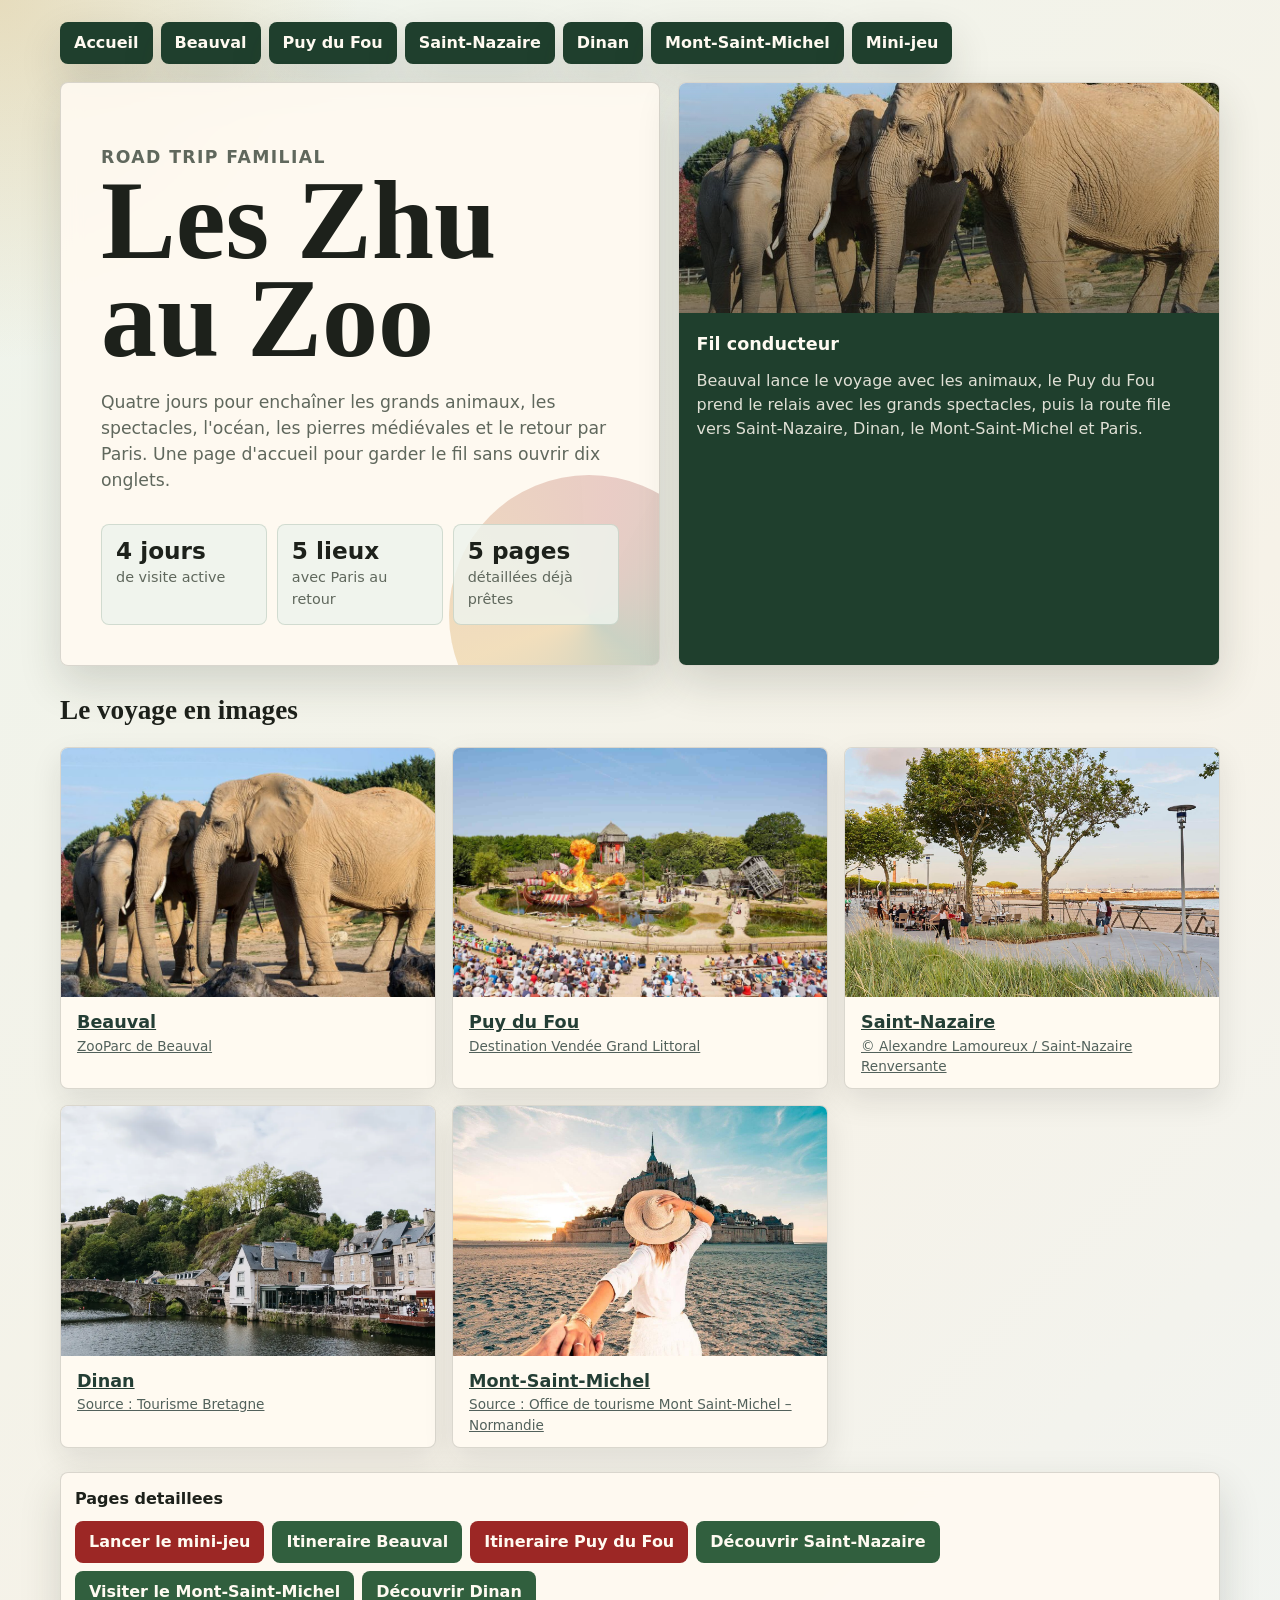
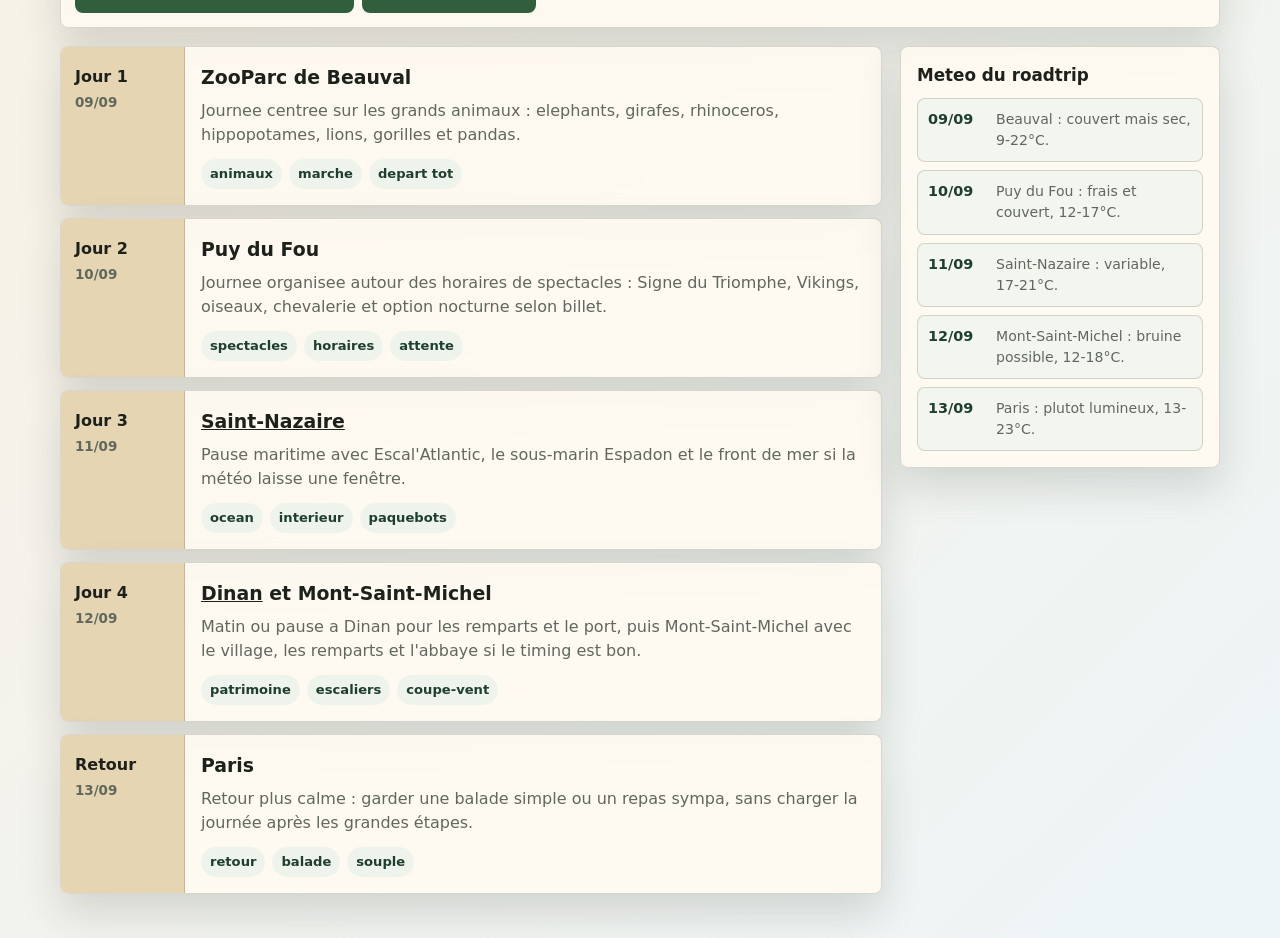
<file: Itinéraires/index.html>
<!doctype html>
<html lang="fr">
<head>
  <meta charset="utf-8">
  <meta name="viewport" content="width=device-width, initial-scale=1">
  <title>Les Zhu au Zoo - Road trip 4 jours</title>
  <meta name="description" content="Page d'accueil du road trip Les Zhu au Zoo : Beauval, Puy du Fou, Saint-Nazaire, Mont-Saint-Michel et Paris.">
  <style>
    :root {
      --ink: #1d211b;
      --muted: #60685d;
      --paper: #f6f2e8;
      --white: #fffaf1;
      --green: #315f3e;
      --green-dark: #1f3f2d;
      --red: #9c2725;
      --gold: #cf9632;
      --blue: #cfe0e6;
      --line: rgba(29, 33, 27, .16);
      --shadow: 0 18px 42px rgba(35, 42, 31, .16);
    }

    * {
      box-sizing: border-box;
    }

    body {
      margin: 0;
      color: var(--ink);
      background:
        radial-gradient(circle at top left, rgba(207, 150, 50, .25), transparent 360px),
        linear-gradient(135deg, #eef4ec 0%, var(--paper) 48%, #edf5f7 100%);
      font-family: ui-sans-serif, system-ui, -apple-system, BlinkMacSystemFont, "Segoe UI", sans-serif;
      line-height: 1.5;
    }

    a {
      color: inherit;
    }

    .shell {
      width: min(1160px, calc(100% - 28px));
      margin: 0 auto;
      padding: 22px 0 44px;
    }

    .hero {
      min-height: 440px;
      display: grid;
      grid-template-columns: minmax(0, 1.05fr) minmax(290px, .95fr);
      gap: 18px;
      margin-bottom: 18px;
    }

    .top-nav { flex-wrap: wrap; gap: 8px;
      grid-column: 1 / -1;
      display: flex;
      justify-content: flex-start;
      flex-wrap: wrap;
      gap: 8px;
      flex-wrap: wrap;
      gap: 8px;
    }

    .home-link {
      display: inline-flex;
      align-items: center;
      justify-content: center;
      min-height: 42px;
      padding: 0 14px;
      border-radius: 8px;
      background: var(--green-dark);
      color: var(--white);
      text-decoration: none;
      font-weight: 850;
      box-shadow: var(--shadow);
    }

    .hero-main,
    .hero-map,
    .day,
    .quick-links,
    .weather {
      border: 1px solid var(--line);
      border-radius: 8px;
      background: rgba(255, 250, 241, .9);
      box-shadow: var(--shadow);
      backdrop-filter: blur(10px);
    }

    .hero-main {
      padding: clamp(22px, 5vw, 40px);
      display: flex;
      flex-direction: column;
      justify-content: space-between;
      overflow: hidden;
      position: relative;
    }

    .hero-main::after {
      content: "";
      position: absolute;
      right: -70px;
      bottom: -90px;
      width: 280px;
      height: 280px;
      border-radius: 50%;
      background: conic-gradient(from 130deg, rgba(49, 95, 62, .30), rgba(207, 150, 50, .32), rgba(156, 39, 37, .25), rgba(49, 95, 62, .30));
      opacity: .85;
    }

    .kicker {
      margin: 0 0 12px;
      color: var(--green-dark);
      font-size: .84rem;
      font-weight: 850;
      letter-spacing: .08em;
      text-transform: uppercase;
    }

    h1 {
      max-width: 11ch;
      margin: 0;
      font-family: Georgia, "Times New Roman", serif;
      font-size: clamp(3rem, 9vw, 7rem);
      line-height: .88;
      letter-spacing: 0;
    }

    .hero-main p {
      max-width: 65ch;
      margin: 22px 0 0;
      color: var(--muted);
      font-size: 1.08rem;
    }

    .stats {
      position: relative;
      z-index: 1;
      display: grid;
      grid-template-columns: repeat(3, minmax(0, 1fr));
      gap: 10px;
      margin-top: 30px;
    }

    .stat {
      padding: 14px;
      border-radius: 8px;
      border: 1px solid rgba(49, 95, 62, .16);
      background: rgba(238, 244, 236, .84);
    }

    .stat strong {
      display: block;
      font-size: 1.45rem;
      line-height: 1;
    }

    .stat span {
      display: block;
      margin-top: 5px;
      color: var(--muted);
      font-size: .9rem;
    }

    .hero-map {
      overflow: hidden;
      display: grid;
      grid-template-rows: 230px 1fr;
    }

    .photo {
      min-height: 230px;
      background:
        linear-gradient(180deg, rgba(29, 33, 27, .08), rgba(29, 33, 27, .50)),
        url("images/beauval.jpg");
      background-size: cover;
      background-position: center;
    }

    .map-copy {
      padding: 18px;
      background: var(--green-dark);
      color: var(--white);
    }

    .map-copy h2 {
      margin: 0 0 12px;
      font-size: 1.1rem;
    }

    .map-copy p {
      margin: 0;
      color: rgba(255, 250, 241, .86);
    }

    .quick-links {
      display: flex;
      flex-wrap: wrap;
      gap: 10px;
      align-items: center;
      justify-content: space-between;
      padding: 14px;
      margin-bottom: 18px;
    }

    .quick-links strong {
      font-size: 1rem;
    }

    .buttons {
      display: flex;
      flex-wrap: wrap;
      gap: 8px;
    }

    .button {
      display: inline-flex;
      align-items: center;
      justify-content: center;
      min-height: 42px;
      padding: 0 14px;
      border-radius: 8px;
      color: var(--white);
      background: var(--green);
      text-decoration: none;
      font-weight: 850;
    }

    .button.red {
      background: var(--red);
    }

    main {
      display: grid;
      grid-template-columns: minmax(0, 1fr) 320px;
      gap: 18px;
      align-items: start;
    }

    .days {
      display: grid;
      gap: 12px;
    }

    .day {
      overflow: hidden;
      display: grid;
      grid-template-columns: 124px 1fr;
    }

    .date {
      padding: 18px 14px;
      background: #e6d5b2;
      border-right: 1px solid var(--line);
      font-weight: 850;
    }

    .date span {
      display: block;
      margin-top: 4px;
      color: var(--muted);
      font-size: .84rem;
      font-weight: 700;
    }

    .day-body {
      padding: 16px;
    }

    .day h2 {
      margin: 0 0 8px;
      font-size: 1.18rem;
    }

    .day p {
      margin: 0;
      color: var(--muted);
    }

    .tags {
      display: flex;
      flex-wrap: wrap;
      gap: 7px;
      margin-top: 12px;
    }

    .tag {
      padding: 5px 9px;
      border-radius: 999px;
      background: #eef4ec;
      color: var(--green-dark);
      font-size: .82rem;
      font-weight: 800;
    }

    aside {
      position: sticky;
      top: 16px;
      display: grid;
      gap: 14px;
    }

    .weather {
      padding: 16px;
    }

    .weather h2 {
      margin: 0 0 10px;
      font-size: 1.05rem;
    }

    .weather-list {
      display: grid;
      gap: 8px;
    }

    .weather-day {
      display: grid;
      grid-template-columns: 58px 1fr;
      gap: 10px;
      padding: 10px;
      border: 1px solid var(--line);
      border-radius: 8px;
      background: rgba(238, 244, 236, .72);
    }

    .weather-day strong,
    .weather-day span {
      display: block;
    }

    .weather-day strong {
      color: var(--green-dark);
      font-size: .9rem;
    }

    .weather-day span {
      color: var(--muted);
      font-size: .88rem;
    }

    @media (max-width: 860px) {
      .hero,
      main {
        grid-template-columns: 1fr;
      }

      aside {
        position: static;
      }

      .stats {
        grid-template-columns: 1fr;
      }
    }

    @media (max-width: 560px) {
      .shell {
        width: min(100% - 18px, 1160px);
        padding-top: 9px;
      }

      .day {
        grid-template-columns: 1fr;
      }

      .date {
        border-right: 0;
        border-bottom: 1px solid var(--line);
        padding: 12px 14px;
      }
    }
  </style>
  <link rel="stylesheet" href="photos.css">
</head>
<body>
  <div class="shell">
    <header class="hero">
      <nav class="top-nav" aria-label="Navigation principale" style="flex-wrap:wrap;gap:8px"><a class="home-link" href="index.html" aria-current="page">Accueil</a>
<a class="home-link" href="beauval-grands-animaux.html">Beauval</a>
<a class="home-link" href="puy-du-fou-1-jour.html">Puy du Fou</a>
<a class="home-link" href="saint-nazaire.html">Saint-Nazaire</a>
<a class="home-link" href="dinan.html">Dinan</a>
<a class="home-link" href="mont-saint-michel.html">Mont-Saint-Michel</a>
<a class="home-link" href="jeu-roadtrip.html">Mini-jeu</a></nav>

      <section class="hero-main" aria-labelledby="page-title">
        <div>
          <p class="kicker">Road trip familial</p>
          <h1 id="page-title">Les Zhu au Zoo</h1>
          <p>Quatre jours pour enchaîner les grands animaux, les spectacles, l'océan, les pierres médiévales et le retour par Paris. Une page d'accueil pour garder le fil sans ouvrir dix onglets.</p>
        </div>
        <div class="stats" aria-label="Resume du voyage">
          <div class="stat"><strong>4 jours</strong><span>de visite active</span></div>
          <div class="stat"><strong>5 lieux</strong><span>avec Paris au retour</span></div>
          <div class="stat"><strong>5 pages</strong><span>détaillées déjà prêtes</span></div>
        </div>
      </section>

      <section class="hero-map" aria-label="Apercu du voyage">
        <div class="photo" role="img" aria-label="Elephants du ZooParc de Beauval"></div>
        <div class="map-copy">
          <h2>Fil conducteur</h2>
          <p>Beauval lance le voyage avec les animaux, le Puy du Fou prend le relais avec les grands spectacles, puis la route file vers Saint-Nazaire, Dinan, le Mont-Saint-Michel et Paris.</p>
        </div>
      </section>
    </header>
<section class="trip-photos" aria-labelledby="photos-title"><h2 id="photos-title">Le voyage en images</h2><div class="trip-gallery"><figure class="trip-photo"><a href="beauval-grands-animaux.html"><img src="images/beauval.jpg" alt="Éléphants dans leur espace au ZooParc de Beauval" width="1600" height="900" loading="lazy" decoding="async"></a><figcaption><strong><a href="beauval-grands-animaux.html">Beauval</a></strong><a href="https://www.zoobeauval.com/">ZooParc de Beauval</a></figcaption></figure><figure class="trip-photo"><a href="puy-du-fou-1-jour.html"><img src="images/puy-du-fou.jpg" alt="Scène du spectacle Les Vikings au Puy du Fou" width="1600" height="900" loading="lazy" decoding="async"></a><figcaption><strong><a href="puy-du-fou-1-jour.html">Puy du Fou</a></strong><a href="https://www.destination-vendeegrandlittoral.com/">Destination Vendée Grand Littoral</a></figcaption></figure><figure class="trip-photo"><a href="saint-nazaire.html"><img src="images/saint-nazaire.jpg" alt="Promenade arborée le long de la plage de Saint-Nazaire" width="1600" height="900" loading="lazy" decoding="async"></a><figcaption><strong><a href="saint-nazaire.html">Saint-Nazaire</a></strong><a href="https://www.saint-nazaire-tourisme.com/decouvrir/decouvrir-la-mer/front-de-mer-de-saint-nazaire/">© Alexandre Lamoureux / Saint-Nazaire Renversante</a></figcaption></figure><figure class="trip-photo"><a href="dinan.html"><img src="images/dinan.webp" alt="Pont de pierre et maisons du port de Dinan au bord de la Rance" width="1600" height="900" loading="lazy" decoding="async"></a><figcaption><strong><a href="dinan.html">Dinan</a></strong><a href="https://www.tourismebretagne.com/destinations/les-10-destinations/cap-frehel-saint-malo-baie-du-mont-saint-michel/dinan/">Source : Tourisme Bretagne</a></figcaption></figure><figure class="trip-photo"><a href="mont-saint-michel.html"><img src="images/mont-saint-michel.jpg" alt="Une visiteuse face au Mont-Saint-Michel au coucher du soleil" width="1600" height="900" loading="lazy" decoding="async"></a><figcaption><strong><a href="mont-saint-michel.html">Mont-Saint-Michel</a></strong><a href="https://www.ot-montsaintmichel.com/">Source : Office de tourisme Mont Saint-Michel – Normandie</a></figcaption></figure></div></section>

    <section class="quick-links" aria-label="Pages detaillees">
      <strong>Pages detaillees</strong>
      <div class="buttons">
        <a class="button red" href="jeu-roadtrip.html">Lancer le mini-jeu</a>
        <a class="button" href="beauval-grands-animaux.html">Itineraire Beauval</a>
        <a class="button red" href="puy-du-fou-1-jour.html">Itineraire Puy du Fou</a>
        <a class="button" href="saint-nazaire.html">Découvrir Saint-Nazaire</a>
        <a class="button" href="mont-saint-michel.html">Visiter le Mont-Saint-Michel</a>
        <a class="button" href="dinan.html">Découvrir Dinan</a>
      </div>
    </section>

    <main>
      <section class="days" aria-label="Programme du road trip">
        <article class="day">
          <div class="date">Jour 1<span>09/09</span></div>
          <div class="day-body">
            <h2>ZooParc de Beauval</h2>
            <p>Journee centree sur les grands animaux : elephants, girafes, rhinoceros, hippopotames, lions, gorilles et pandas.</p>
            <div class="tags"><span class="tag">animaux</span><span class="tag">marche</span><span class="tag">depart tot</span></div>
          </div>
        </article>

        <article class="day">
          <div class="date">Jour 2<span>10/09</span></div>
          <div class="day-body">
            <h2>Puy du Fou</h2>
            <p>Journee organisee autour des horaires de spectacles : Signe du Triomphe, Vikings, oiseaux, chevalerie et option nocturne selon billet.</p>
            <div class="tags"><span class="tag">spectacles</span><span class="tag">horaires</span><span class="tag">attente</span></div>
          </div>
        </article>

        <article class="day">
          <div class="date">Jour 3<span>11/09</span></div>
          <div class="day-body">
            <h2><a href="saint-nazaire.html">Saint-Nazaire</a></h2>
            <p>Pause maritime avec Escal'Atlantic, le sous-marin Espadon et le front de mer si la météo laisse une fenêtre.</p>
            <div class="tags"><span class="tag">ocean</span><span class="tag">interieur</span><span class="tag">paquebots</span></div>
          </div>
        </article>

        <article class="day">
          <div class="date">Jour 4<span>12/09</span></div>
          <div class="day-body">
            <h2><a href="dinan.html">Dinan</a> et Mont-Saint-Michel</h2>
            <p>Matin ou pause a Dinan pour les remparts et le port, puis Mont-Saint-Michel avec le village, les remparts et l'abbaye si le timing est bon.</p>
            <div class="tags"><span class="tag">patrimoine</span><span class="tag">escaliers</span><span class="tag">coupe-vent</span></div>
          </div>
        </article>

        <article class="day">
          <div class="date">Retour<span>13/09</span></div>
          <div class="day-body">
            <h2>Paris</h2>
            <p>Retour plus calme : garder une balade simple ou un repas sympa, sans charger la journée après les grandes étapes.</p>
            <div class="tags"><span class="tag">retour</span><span class="tag">balade</span><span class="tag">souple</span></div>
          </div>
        </article>
      </section>

      <aside>
        <section class="weather" aria-label="Meteo du road trip">
          <h2>Meteo du roadtrip</h2>
          <div class="weather-list">
            <div class="weather-day"><strong>09/09</strong><span>Beauval : couvert mais sec, 9-22°C.</span></div>
            <div class="weather-day"><strong>10/09</strong><span>Puy du Fou : frais et couvert, 12-17°C.</span></div>
            <div class="weather-day"><strong>11/09</strong><span>Saint-Nazaire : variable, 17-21°C.</span></div>
            <div class="weather-day"><strong>12/09</strong><span>Mont-Saint-Michel : bruine possible, 12-18°C.</span></div>
            <div class="weather-day"><strong>13/09</strong><span>Paris : plutot lumineux, 13-23°C.</span></div>
          </div>
        </section>
      </aside>
    </main>
  </div>
</body>
</html>
</file>
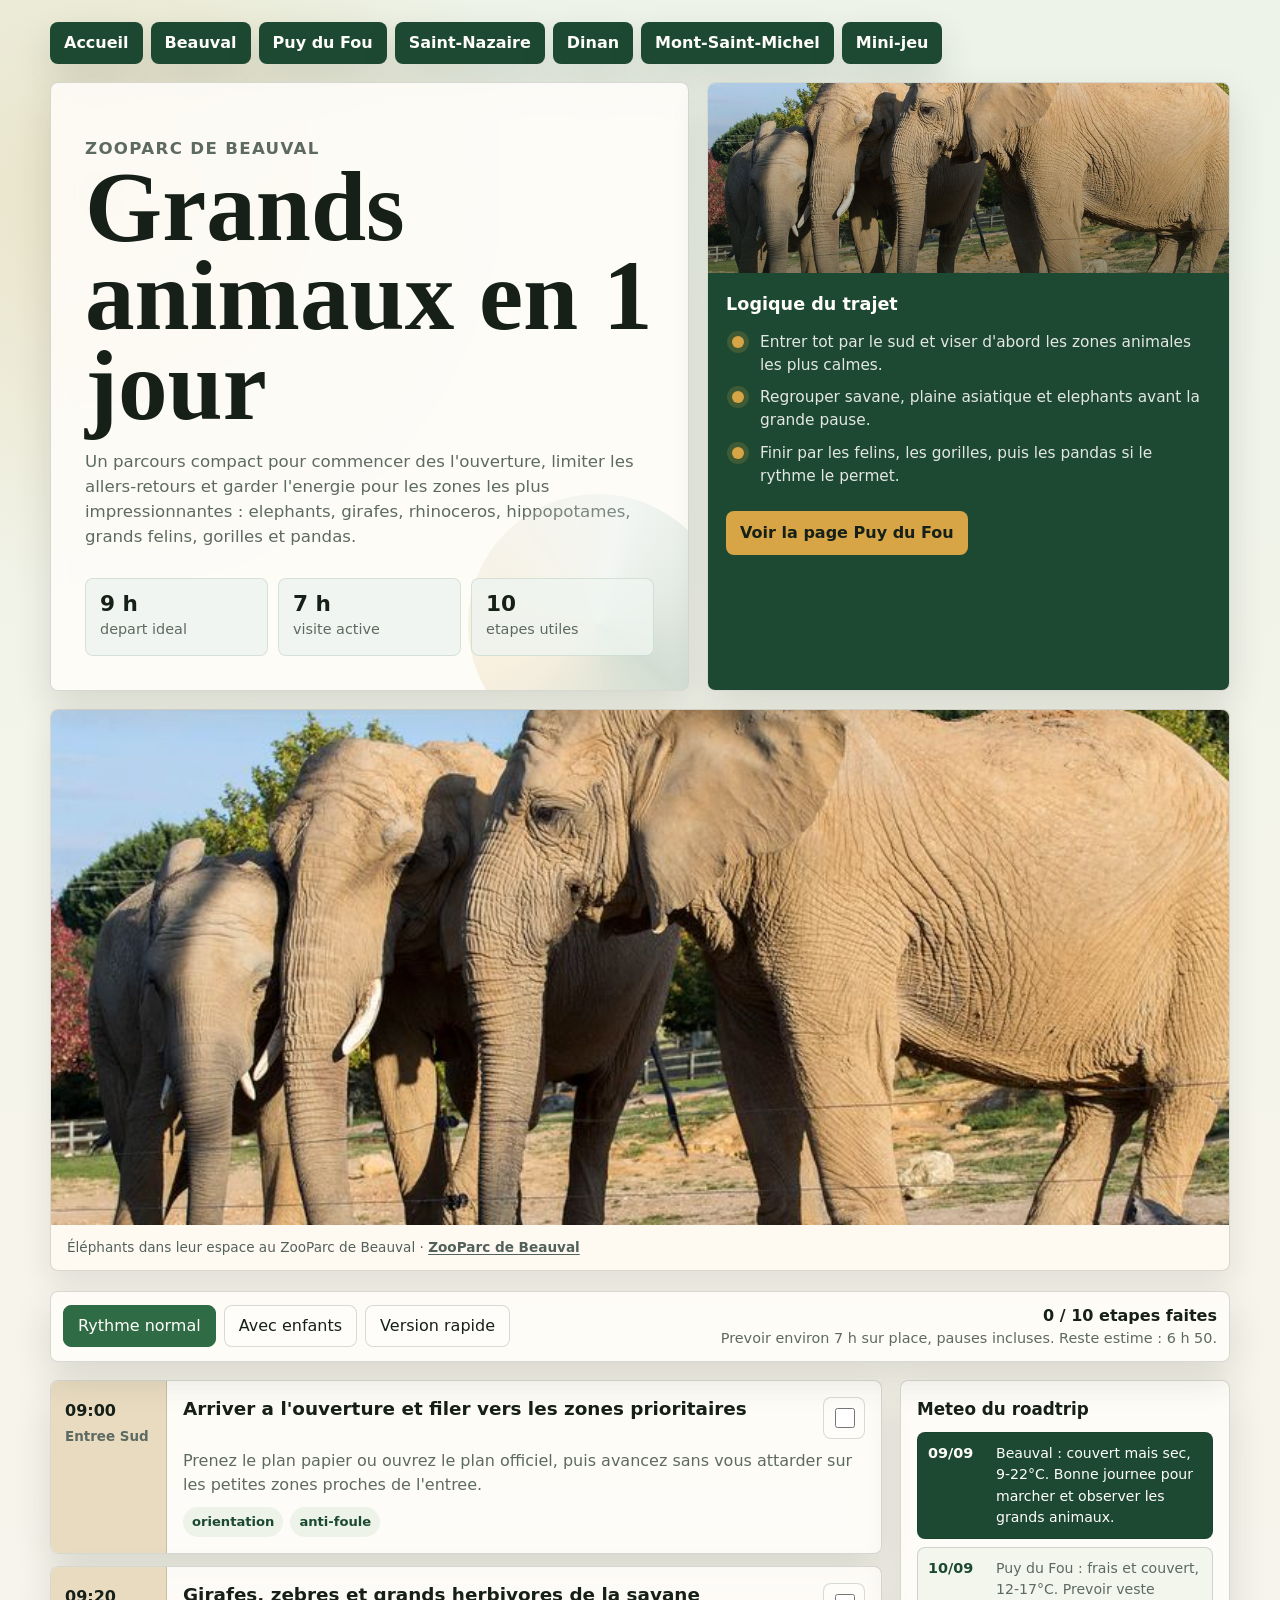
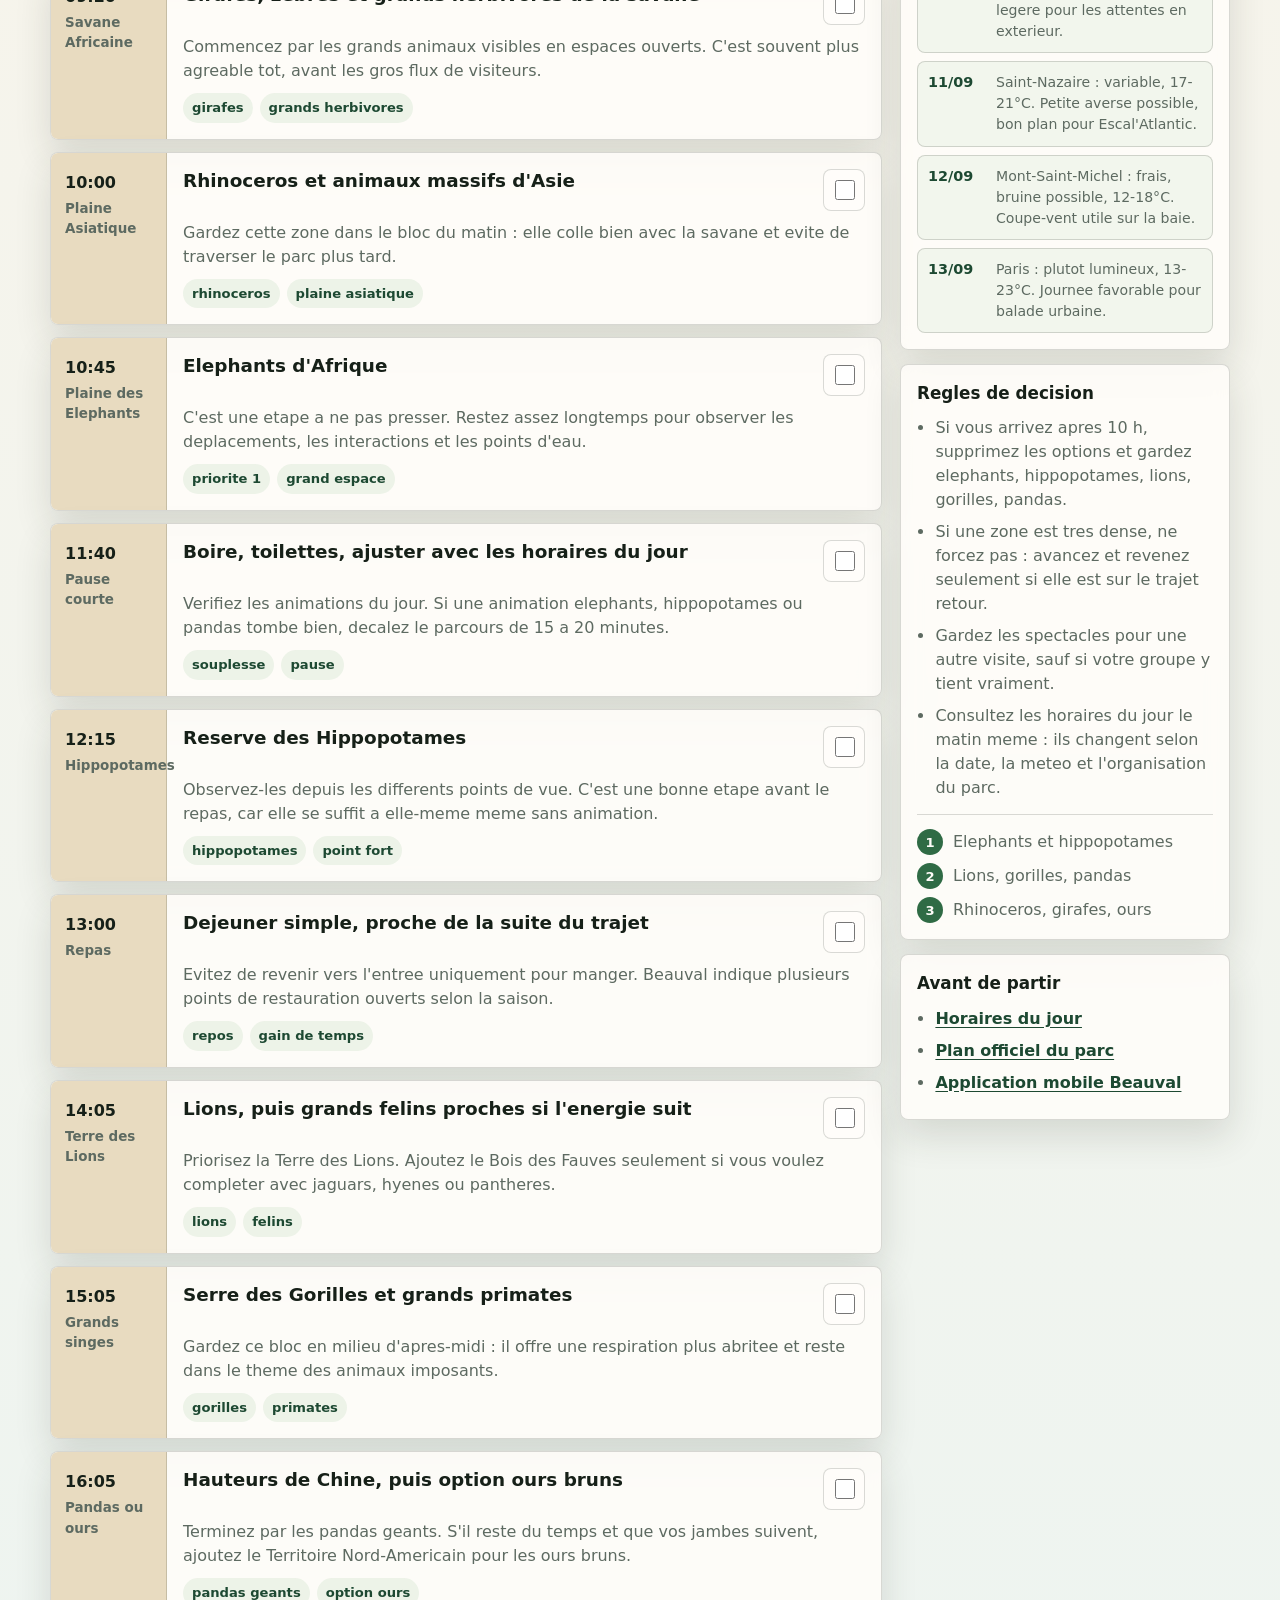
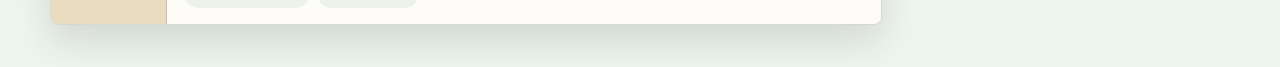
<file: Itinéraires/beauval-grands-animaux.html>
<!doctype html>
<html lang="fr">
<head>
  <meta charset="utf-8">
  <meta name="viewport" content="width=device-width, initial-scale=1">
  <title>Beauval en 1 jour - Grands animaux</title>
  <meta name="description" content="Itineraire optimise pour visiter le ZooParc de Beauval en une journee en priorisant les grands animaux.">
  <style>
    :root {
      color-scheme: light;
      --ink: #162018;
      --muted: #5d6a61;
      --paper: #f7f4eb;
      --leaf: #2f6b45;
      --leaf-dark: #1d4932;
      --sun: #d7a545;
      --water: #d5e6e8;
      --sand: #e8dbc0;
      --line: rgba(22, 32, 24, .16);
      --white: #fffdfa;
      --shadow: 0 16px 36px rgba(39, 49, 34, .14);
    }

    * {
      box-sizing: border-box;
    }

    html {
      scroll-behavior: smooth;
    }

    body {
      margin: 0;
      color: var(--ink);
      background:
        radial-gradient(circle at 8% 6%, rgba(215, 165, 69, .20), transparent 26rem),
        linear-gradient(180deg, #edf3e8 0%, var(--paper) 42%, #eef4f0 100%);
      font-family: ui-sans-serif, system-ui, -apple-system, BlinkMacSystemFont, "Segoe UI", sans-serif;
      line-height: 1.5;
    }

    a {
      color: var(--leaf-dark);
      font-weight: 700;
      text-underline-offset: .18em;
    }

    button,
    input {
      font: inherit;
    }

    .shell {
      width: min(1180px, calc(100% - 28px));
      margin: 0 auto;
      padding: 22px 0 42px;
    }

    header {
      display: grid;
      grid-template-columns: minmax(0, 1.1fr) minmax(280px, .9fr);
      gap: 18px;
      align-items: stretch;
      margin-bottom: 18px;
    }

    .top-nav { flex-wrap: wrap; gap: 8px;
      grid-column: 1 / -1;
      display: flex;
      justify-content: flex-start;
      flex-wrap: wrap;
      gap: 8px;
      flex-wrap: wrap;
      gap: 8px;
    }

    .home-link {
      display: inline-flex;
      align-items: center;
      justify-content: center;
      min-height: 42px;
      padding: 0 14px;
      border-radius: 8px;
      background: var(--leaf-dark);
      color: var(--white);
      text-decoration: none;
      font-weight: 850;
      box-shadow: var(--shadow);
    }

    .intro,
    .map-panel,
    .controls,
    .stop,
    .weather,
    .tips,
    .sources {
      border: 1px solid var(--line);
      background: rgba(255, 253, 250, .86);
      box-shadow: var(--shadow);
      backdrop-filter: blur(10px);
    }

    .intro {
      border-radius: 8px;
      padding: clamp(20px, 4vw, 34px);
      min-height: 360px;
      display: flex;
      flex-direction: column;
      justify-content: space-between;
      overflow: hidden;
      position: relative;
    }

    .intro::after {
      content: "";
      position: absolute;
      inset: auto -40px -64px auto;
      width: 260px;
      height: 260px;
      border-radius: 50%;
      background: conic-gradient(from 130deg, rgba(47, 107, 69, .28), rgba(215, 165, 69, .18), rgba(213, 230, 232, .34), rgba(47, 107, 69, .28));
      opacity: .75;
    }

    .kicker {
      margin: 0 0 10px;
      color: var(--leaf-dark);
      font-size: .85rem;
      font-weight: 800;
      text-transform: uppercase;
      letter-spacing: .08em;
    }

    h1 {
      max-width: 12ch;
      margin: 0;
      font-family: Georgia, "Times New Roman", serif;
      font-size: clamp(2.65rem, 8vw, 6.2rem);
      line-height: .9;
      letter-spacing: 0;
    }

    .intro p {
      max-width: 68ch;
      margin: 20px 0 0;
      color: var(--muted);
      font-size: 1.04rem;
    }

    .hero-stats {
      position: relative;
      z-index: 1;
      display: grid;
      grid-template-columns: repeat(3, minmax(0, 1fr));
      gap: 10px;
      margin-top: 28px;
    }

    .stat {
      padding: 14px;
      border-radius: 8px;
      background: rgba(238, 244, 240, .82);
      border: 1px solid rgba(47, 107, 69, .14);
    }

    .stat strong {
      display: block;
      font-size: 1.35rem;
      line-height: 1;
    }

    .stat span {
      display: block;
      margin-top: 5px;
      color: var(--muted);
      font-size: .9rem;
    }

    .map-panel {
      border-radius: 8px;
      overflow: hidden;
      min-height: 360px;
      display: grid;
      grid-template-rows: 190px 1fr;
    }

    .photo {
      min-height: 190px;
      background:
        linear-gradient(180deg, rgba(22, 32, 24, .04), rgba(22, 32, 24, .46)),
        url("images/beauval.jpg");
      background-size: cover;
      background-position: center;
    }

    .route-mini {
      padding: 18px;
      background: var(--leaf-dark);
      color: var(--white);
    }

    .route-mini h2 {
      margin: 0 0 14px;
      font-size: 1.1rem;
    }

    .route-line {
      display: grid;
      grid-template-columns: 24px 1fr;
      gap: 10px;
      align-items: start;
      margin: 9px 0;
      color: rgba(255, 253, 250, .88);
      font-size: .96rem;
    }

    .dot {
      width: 12px;
      height: 12px;
      margin: 5px auto 0;
      border-radius: 50%;
      background: var(--sun);
      box-shadow: 0 0 0 5px rgba(215, 165, 69, .18);
    }

    .page-link {
      display: inline-flex;
      align-items: center;
      justify-content: center;
      min-height: 44px;
      margin-top: 14px;
      padding: 0 14px;
      border-radius: 8px;
      background: var(--sun);
      color: var(--ink);
      text-decoration: none;
      font-weight: 850;
    }

    .controls {
      position: sticky;
      top: 0;
      z-index: 3;
      border-radius: 8px;
      padding: 12px;
      margin-bottom: 18px;
      display: grid;
      grid-template-columns: 1fr auto;
      gap: 12px;
      align-items: center;
    }

    .pace {
      display: flex;
      gap: 8px;
      flex-wrap: wrap;
    }

    .pace button,
    .reset {
      border: 1px solid var(--line);
      border-radius: 8px;
      background: var(--white);
      color: var(--ink);
      min-height: 42px;
      padding: 0 14px;
      cursor: pointer;
      transition: transform .15s ease, background .15s ease, border-color .15s ease;
    }

    .pace button:hover,
    .reset:hover {
      transform: translateY(-1px);
    }

    .pace button.active {
      background: var(--leaf);
      color: var(--white);
      border-color: var(--leaf);
    }

    .progress {
      min-width: 210px;
    }

    .progress strong,
    .progress span {
      display: block;
      text-align: right;
    }

    .progress span {
      color: var(--muted);
      font-size: .9rem;
    }

    main {
      display: grid;
      grid-template-columns: minmax(0, 1fr) 330px;
      gap: 18px;
      align-items: start;
    }

    .timeline {
      display: grid;
      gap: 12px;
    }

    .stop {
      border-radius: 8px;
      overflow: hidden;
      display: grid;
      grid-template-columns: 116px 1fr;
    }

    .time {
      padding: 18px 14px;
      background: var(--sand);
      border-right: 1px solid var(--line);
      font-weight: 850;
    }

    .time span {
      display: block;
      color: var(--muted);
      font-size: .84rem;
      font-weight: 650;
      margin-top: 4px;
    }

    .stop-body {
      padding: 16px;
      display: grid;
      gap: 10px;
    }

    .stop-head {
      display: flex;
      gap: 10px;
      align-items: start;
      justify-content: space-between;
    }

    .stop h2 {
      margin: 0;
      font-size: 1.15rem;
      line-height: 1.25;
    }

    .stop p {
      margin: 0;
      color: var(--muted);
    }

    .tag-row {
      display: flex;
      flex-wrap: wrap;
      gap: 7px;
    }

    .tag {
      border-radius: 999px;
      padding: 5px 9px;
      background: #edf3e8;
      color: var(--leaf-dark);
      font-size: .82rem;
      font-weight: 760;
    }

    .check {
      display: inline-grid;
      place-items: center;
      width: 42px;
      height: 42px;
      flex: 0 0 auto;
      border-radius: 8px;
      border: 1px solid var(--line);
      background: var(--white);
      cursor: pointer;
    }

    .check input {
      width: 20px;
      height: 20px;
      accent-color: var(--leaf);
      cursor: pointer;
    }

    .stop.done {
      opacity: .64;
    }

    .stop.done h2 {
      text-decoration: line-through;
      text-decoration-thickness: 2px;
      text-decoration-color: rgba(47, 107, 69, .45);
    }

    aside {
      display: grid;
      gap: 14px;
      position: sticky;
      top: 88px;
    }

    .tips,
    .weather,
    .sources {
      border-radius: 8px;
      padding: 16px;
    }

    .tips h2,
    .weather h2,
    .sources h2 {
      margin: 0 0 10px;
      font-size: 1.05rem;
    }

    .weather-list {
      display: grid;
      gap: 8px;
    }

    .weather-day {
      display: grid;
      grid-template-columns: 58px 1fr;
      gap: 10px;
      padding: 10px;
      border: 1px solid var(--line);
      border-radius: 8px;
      background: rgba(237, 243, 232, .72);
    }

    .weather-day strong,
    .weather-day span {
      display: block;
    }

    .weather-day strong {
      color: var(--leaf-dark);
      font-size: .9rem;
    }

    .weather-day span {
      color: var(--muted);
      font-size: .88rem;
    }

    .weather-day.today {
      background: var(--leaf-dark);
      color: var(--white);
    }

    .weather-day.today strong,
    .weather-day.today span {
      color: var(--white);
    }

    .tips ul,
    .sources ul {
      margin: 0;
      padding-left: 1.15rem;
      color: var(--muted);
    }

    .tips li,
    .sources li {
      margin: 8px 0;
    }

    .priority {
      display: grid;
      gap: 8px;
      margin-top: 14px;
      padding-top: 14px;
      border-top: 1px solid var(--line);
    }

    .priority div {
      display: grid;
      grid-template-columns: 28px 1fr;
      gap: 8px;
      align-items: center;
      color: var(--muted);
    }

    .rank {
      display: inline-grid;
      place-items: center;
      width: 26px;
      height: 26px;
      border-radius: 50%;
      background: var(--leaf);
      color: var(--white);
      font-size: .82rem;
      font-weight: 800;
    }

    @media (max-width: 860px) {
      header,
      main {
        grid-template-columns: 1fr;
      }

      .intro {
        min-height: auto;
      }

      .controls,
      aside {
        position: static;
      }

      .controls {
        grid-template-columns: 1fr;
      }

      .progress strong,
      .progress span {
        text-align: left;
      }

      .hero-stats {
        grid-template-columns: 1fr;
      }
    }

    @media (max-width: 560px) {
      .shell {
        width: min(100% - 18px, 1180px);
        padding-top: 9px;
      }

      .stop {
        grid-template-columns: 1fr;
      }

      .time {
        border-right: 0;
        border-bottom: 1px solid var(--line);
        padding: 12px 14px;
      }

      .map-panel {
        grid-template-rows: 160px 1fr;
      }
    }
  </style>
  <link rel="stylesheet" href="photos.css">
</head>
<body>
  <div class="shell">
    <header>
      <nav class="top-nav" aria-label="Navigation principale" style="flex-wrap:wrap;gap:8px"><a class="home-link" href="index.html">Accueil</a>
<a class="home-link" href="beauval-grands-animaux.html" aria-current="page">Beauval</a>
<a class="home-link" href="puy-du-fou-1-jour.html">Puy du Fou</a>
<a class="home-link" href="saint-nazaire.html">Saint-Nazaire</a>
<a class="home-link" href="dinan.html">Dinan</a>
<a class="home-link" href="mont-saint-michel.html">Mont-Saint-Michel</a>
<a class="home-link" href="jeu-roadtrip.html">Mini-jeu</a></nav>

      <section class="intro" aria-labelledby="page-title">
        <div>
          <p class="kicker">ZooParc de Beauval</p>
          <h1 id="page-title">Grands animaux en 1 jour</h1>
          <p>Un parcours compact pour commencer des l'ouverture, limiter les allers-retours et garder l'energie pour les zones les plus impressionnantes : elephants, girafes, rhinoceros, hippopotames, grands felins, gorilles et pandas.</p>
        </div>
        <div class="hero-stats" aria-label="Resume de la journee">
          <div class="stat"><strong>9 h</strong><span>depart ideal</span></div>
          <div class="stat"><strong>7 h</strong><span>visite active</span></div>
          <div class="stat"><strong>10</strong><span>etapes utiles</span></div>
        </div>
      </section>

      <section class="map-panel" aria-label="Apercu du parcours">
        <div class="photo" role="img" aria-label="Elephants du ZooParc de Beauval"></div>
        <div class="route-mini">
          <h2>Logique du trajet</h2>
          <div class="route-line"><span class="dot"></span><span>Entrer tot par le sud et viser d'abord les zones animales les plus calmes.</span></div>
          <div class="route-line"><span class="dot"></span><span>Regrouper savane, plaine asiatique et elephants avant la grande pause.</span></div>
          <div class="route-line"><span class="dot"></span><span>Finir par les felins, les gorilles, puis les pandas si le rythme le permet.</span></div>
          <a class="page-link" href="puy-du-fou-1-jour.html">Voir la page Puy du Fou</a>
        </div>
      </section>
    </header>
<figure class="trip-photo"><img src="images/beauval.jpg" alt="Éléphants dans leur espace au ZooParc de Beauval" width="1600" height="900" decoding="async"><figcaption>Éléphants dans leur espace au ZooParc de Beauval · <a href="https://www.zoobeauval.com/">ZooParc de Beauval</a></figcaption></figure>

    <section class="controls" aria-label="Reglages de parcours">
      <div class="pace" aria-label="Choisir un rythme">
        <button class="active" type="button" data-pace="normal">Rythme normal</button>
        <button type="button" data-pace="family">Avec enfants</button>
        <button type="button" data-pace="fast">Version rapide</button>
      </div>
      <div class="progress" aria-live="polite">
        <strong id="progressText">0 / 10 etapes faites</strong>
        <span id="paceText">Prevoir environ 7 h sur place, pauses incluses.</span>
      </div>
    </section>

    <main>
      <section class="timeline" id="timeline" aria-label="Itineraire conseille">
        <article class="stop" data-normal="20" data-family="30" data-fast="15">
          <div class="time">09:00<span>Entree Sud</span></div>
          <div class="stop-body">
            <div class="stop-head">
              <h2>Arriver a l'ouverture et filer vers les zones prioritaires</h2>
              <label class="check" aria-label="Marquer cette etape comme faite"><input type="checkbox"></label>
            </div>
            <p>Prenez le plan papier ou ouvrez le plan officiel, puis avancez sans vous attarder sur les petites zones proches de l'entree.</p>
            <div class="tag-row"><span class="tag">orientation</span><span class="tag">anti-foule</span></div>
          </div>
        </article>

        <article class="stop" data-normal="35" data-family="45" data-fast="25">
          <div class="time">09:20<span>Savane Africaine</span></div>
          <div class="stop-body">
            <div class="stop-head">
              <h2>Girafes, zebres et grands herbivores de la savane</h2>
              <label class="check" aria-label="Marquer cette etape comme faite"><input type="checkbox"></label>
            </div>
            <p>Commencez par les grands animaux visibles en espaces ouverts. C'est souvent plus agreable tot, avant les gros flux de visiteurs.</p>
            <div class="tag-row"><span class="tag">girafes</span><span class="tag">grands herbivores</span></div>
          </div>
        </article>

        <article class="stop" data-normal="35" data-family="45" data-fast="25">
          <div class="time">10:00<span>Plaine Asiatique</span></div>
          <div class="stop-body">
            <div class="stop-head">
              <h2>Rhinoceros et animaux massifs d'Asie</h2>
              <label class="check" aria-label="Marquer cette etape comme faite"><input type="checkbox"></label>
            </div>
            <p>Gardez cette zone dans le bloc du matin : elle colle bien avec la savane et evite de traverser le parc plus tard.</p>
            <div class="tag-row"><span class="tag">rhinoceros</span><span class="tag">plaine asiatique</span></div>
          </div>
        </article>

        <article class="stop" data-normal="45" data-family="55" data-fast="30">
          <div class="time">10:45<span>Plaine des Elephants</span></div>
          <div class="stop-body">
            <div class="stop-head">
              <h2>Elephants d'Afrique</h2>
              <label class="check" aria-label="Marquer cette etape comme faite"><input type="checkbox"></label>
            </div>
            <p>C'est une etape a ne pas presser. Restez assez longtemps pour observer les deplacements, les interactions et les points d'eau.</p>
            <div class="tag-row"><span class="tag">priorite 1</span><span class="tag">grand espace</span></div>
          </div>
        </article>

        <article class="stop" data-normal="35" data-family="45" data-fast="25">
          <div class="time">11:40<span>Pause courte</span></div>
          <div class="stop-body">
            <div class="stop-head">
              <h2>Boire, toilettes, ajuster avec les horaires du jour</h2>
              <label class="check" aria-label="Marquer cette etape comme faite"><input type="checkbox"></label>
            </div>
            <p>Verifiez les animations du jour. Si une animation elephants, hippopotames ou pandas tombe bien, decalez le parcours de 15 a 20 minutes.</p>
            <div class="tag-row"><span class="tag">souplesse</span><span class="tag">pause</span></div>
          </div>
        </article>

        <article class="stop" data-normal="45" data-family="55" data-fast="30">
          <div class="time">12:15<span>Hippopotames</span></div>
          <div class="stop-body">
            <div class="stop-head">
              <h2>Reserve des Hippopotames</h2>
              <label class="check" aria-label="Marquer cette etape comme faite"><input type="checkbox"></label>
            </div>
            <p>Observez-les depuis les differents points de vue. C'est une bonne etape avant le repas, car elle se suffit a elle-meme meme sans animation.</p>
            <div class="tag-row"><span class="tag">hippopotames</span><span class="tag">point fort</span></div>
          </div>
        </article>

        <article class="stop" data-normal="55" data-family="70" data-fast="40">
          <div class="time">13:00<span>Repas</span></div>
          <div class="stop-body">
            <div class="stop-head">
              <h2>Dejeuner simple, proche de la suite du trajet</h2>
              <label class="check" aria-label="Marquer cette etape comme faite"><input type="checkbox"></label>
            </div>
            <p>Evitez de revenir vers l'entree uniquement pour manger. Beauval indique plusieurs points de restauration ouverts selon la saison.</p>
            <div class="tag-row"><span class="tag">repos</span><span class="tag">gain de temps</span></div>
          </div>
        </article>

        <article class="stop" data-normal="45" data-family="55" data-fast="30">
          <div class="time">14:05<span>Terre des Lions</span></div>
          <div class="stop-body">
            <div class="stop-head">
              <h2>Lions, puis grands felins proches si l'energie suit</h2>
              <label class="check" aria-label="Marquer cette etape comme faite"><input type="checkbox"></label>
            </div>
            <p>Priorisez la Terre des Lions. Ajoutez le Bois des Fauves seulement si vous voulez completer avec jaguars, hyenes ou pantheres.</p>
            <div class="tag-row"><span class="tag">lions</span><span class="tag">felins</span></div>
          </div>
        </article>

        <article class="stop" data-normal="45" data-family="55" data-fast="30">
          <div class="time">15:05<span>Grands singes</span></div>
          <div class="stop-body">
            <div class="stop-head">
              <h2>Serre des Gorilles et grands primates</h2>
              <label class="check" aria-label="Marquer cette etape comme faite"><input type="checkbox"></label>
            </div>
            <p>Gardez ce bloc en milieu d'apres-midi : il offre une respiration plus abritee et reste dans le theme des animaux imposants.</p>
            <div class="tag-row"><span class="tag">gorilles</span><span class="tag">primates</span></div>
          </div>
        </article>

        <article class="stop" data-normal="50" data-family="60" data-fast="35">
          <div class="time">16:05<span>Pandas ou ours</span></div>
          <div class="stop-body">
            <div class="stop-head">
              <h2>Hauteurs de Chine, puis option ours bruns</h2>
              <label class="check" aria-label="Marquer cette etape comme faite"><input type="checkbox"></label>
            </div>
            <p>Terminez par les pandas geants. S'il reste du temps et que vos jambes suivent, ajoutez le Territoire Nord-Americain pour les ours bruns.</p>
            <div class="tag-row"><span class="tag">pandas geants</span><span class="tag">option ours</span></div>
          </div>
        </article>
      </section>

      <aside>
        <section class="weather" aria-label="Meteo du roadtrip">
          <h2>Meteo du roadtrip</h2>
          <div class="weather-list">
            <div class="weather-day today">
              <strong>09/09</strong>
              <span>Beauval : couvert mais sec, 9-22°C. Bonne journee pour marcher et observer les grands animaux.</span>
            </div>
            <div class="weather-day">
              <strong>10/09</strong>
              <span>Puy du Fou : frais et couvert, 12-17°C. Prevoir veste legere pour les attentes en exterieur.</span>
            </div>
            <div class="weather-day">
              <strong>11/09</strong>
              <span>Saint-Nazaire : variable, 17-21°C. Petite averse possible, bon plan pour Escal'Atlantic.</span>
            </div>
            <div class="weather-day">
              <strong>12/09</strong>
              <span>Mont-Saint-Michel : frais, bruine possible, 12-18°C. Coupe-vent utile sur la baie.</span>
            </div>
            <div class="weather-day">
              <strong>13/09</strong>
              <span>Paris : plutot lumineux, 13-23°C. Journee favorable pour balade urbaine.</span>
            </div>
          </div>
        </section>

        <section class="tips">
          <h2>Regles de decision</h2>
          <ul>
            <li>Si vous arrivez apres 10 h, supprimez les options et gardez elephants, hippopotames, lions, gorilles, pandas.</li>
            <li>Si une zone est tres dense, ne forcez pas : avancez et revenez seulement si elle est sur le trajet retour.</li>
            <li>Gardez les spectacles pour une autre visite, sauf si votre groupe y tient vraiment.</li>
            <li>Consultez les horaires du jour le matin meme : ils changent selon la date, la meteo et l'organisation du parc.</li>
          </ul>
          <div class="priority" aria-label="Priorites en cas de retard">
            <div><span class="rank">1</span><span>Elephants et hippopotames</span></div>
            <div><span class="rank">2</span><span>Lions, gorilles, pandas</span></div>
            <div><span class="rank">3</span><span>Rhinoceros, girafes, ours</span></div>
          </div>
        </section>

        <section class="sources">
          <h2>Avant de partir</h2>
          <ul>
            <li><a href="https://www.zoobeauval.com/horaires-du-jour" target="_blank" rel="noreferrer">Horaires du jour</a></li>
            <li><a href="https://www.zoobeauval.com/preparez-votre-visite/plan-du-zooparc" target="_blank" rel="noreferrer">Plan officiel du parc</a></li>
            <li><a href="https://www.zoobeauval.com/preparez-votre-visite/application-mobile" target="_blank" rel="noreferrer">Application mobile Beauval</a></li>
          </ul>
        </section>
      </aside>
    </main>
  </div>

  <script>
    const stops = Array.from(document.querySelectorAll(".stop"));
    const checks = Array.from(document.querySelectorAll(".check input"));
    const progressText = document.querySelector("#progressText");
    const paceText = document.querySelector("#paceText");
    const paceButtons = Array.from(document.querySelectorAll("[data-pace]"));
    const paceLabels = {
      normal: "Prevoir environ 7 h sur place, pauses incluses.",
      family: "Prevoir environ 8 h avec pauses plus longues et marche plus lente.",
      fast: "Prevoir environ 5 h 30 en allant droit aux priorites."
    };

    let currentPace = "normal";

    function minutesToText(minutes) {
      const hours = Math.floor(minutes / 60);
      const rest = minutes % 60;
      if (!hours) return `${rest} min`;
      if (!rest) return `${hours} h`;
      return `${hours} h ${String(rest).padStart(2, "0")}`;
    }

    function update() {
      const done = checks.filter((check) => check.checked).length;
      const remainingMinutes = stops.reduce((total, stop) => {
        const check = stop.querySelector("input");
        return check.checked ? total : total + Number(stop.dataset[currentPace]);
      }, 0);

      stops.forEach((stop) => {
        const check = stop.querySelector("input");
        stop.classList.toggle("done", check.checked);
      });

      progressText.textContent = `${done} / ${stops.length} etapes faites`;
      paceText.textContent = done === stops.length
        ? "Parcours termine. Il reste du temps pour revenir sur votre zone preferee."
        : `${paceLabels[currentPace]} Reste estime : ${minutesToText(remainingMinutes)}.`;
    }

    checks.forEach((check) => check.addEventListener("change", update));

    paceButtons.forEach((button) => {
      button.addEventListener("click", () => {
        currentPace = button.dataset.pace;
        paceButtons.forEach((item) => item.classList.toggle("active", item === button));
        update();
      });
    });

    update();
  </script>
</body>
</html>
</file>
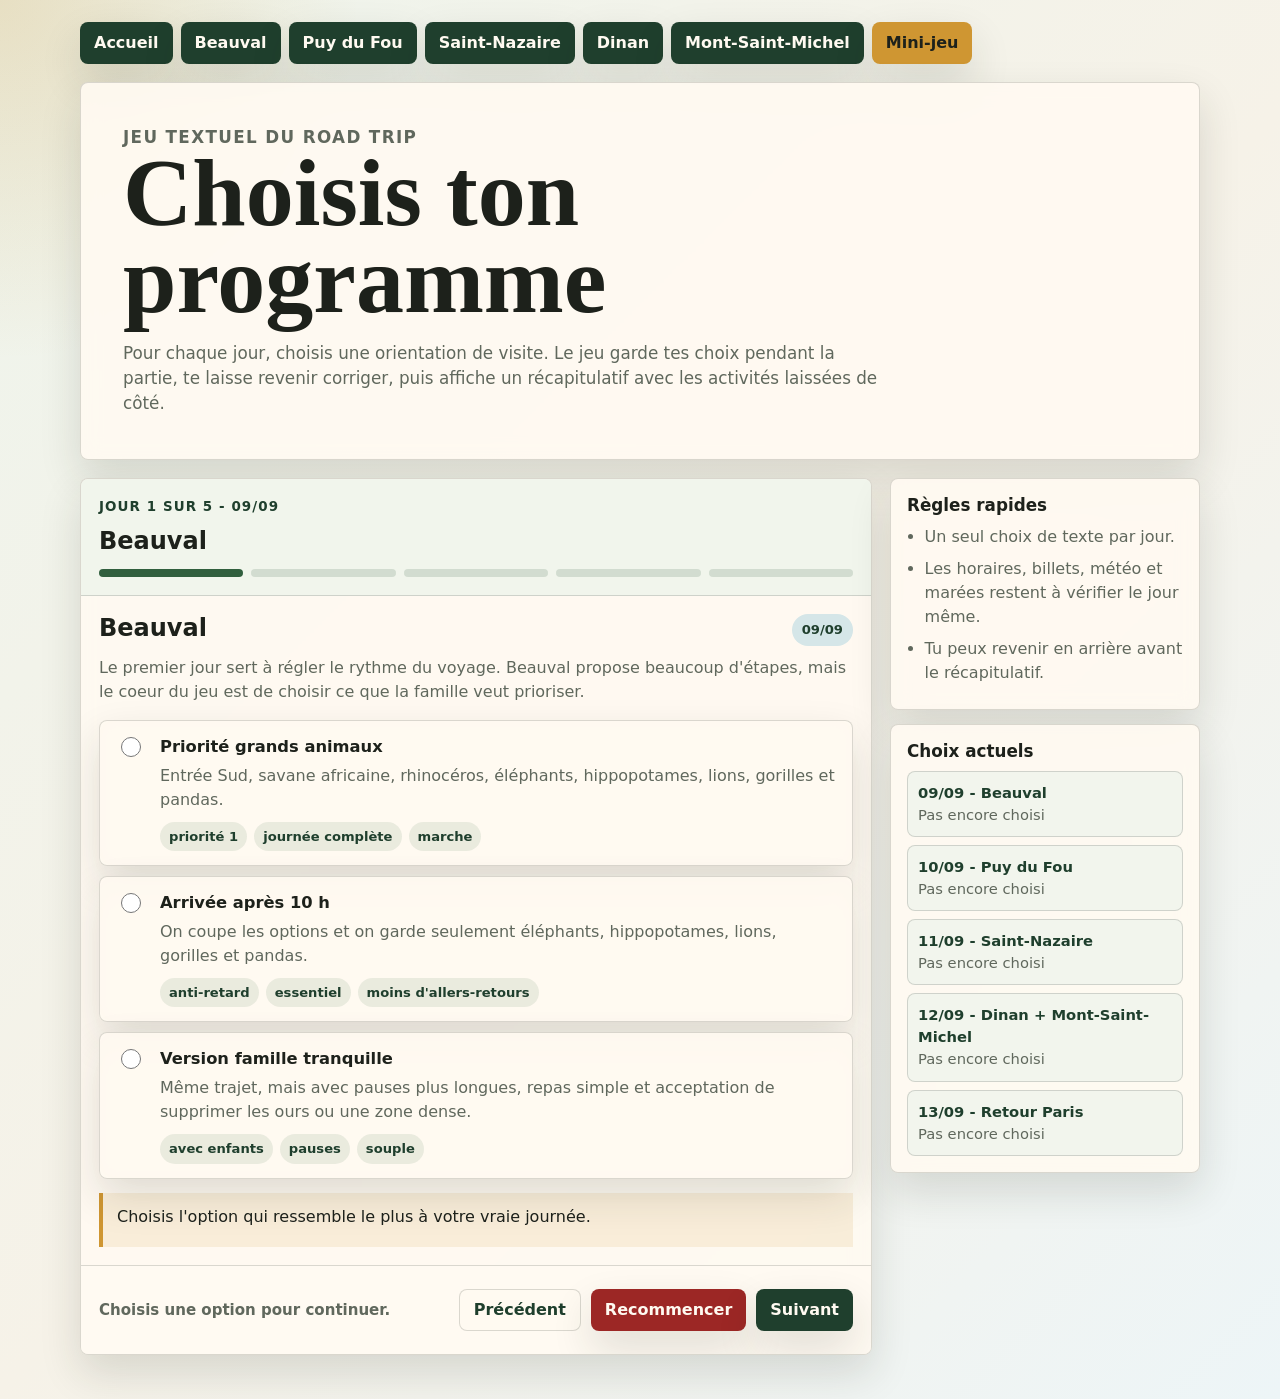
<file: Itinéraires/jeu-roadtrip.html>
<!doctype html>
<html lang="fr">
<head>
  <meta charset="utf-8">
  <meta name="viewport" content="width=device-width, initial-scale=1">
  <title>Mini-jeu du road trip - Les Zhu au Zoo</title>
  <meta name="description" content="Mini-jeu textuel pour choisir une activité par jour du road trip : Beauval, Puy du Fou, Saint-Nazaire, Dinan et Mont-Saint-Michel, puis Paris.">
  <style>
    :root {
      --ink: #1d211b;
      --muted: #60685d;
      --paper: #f6f2e8;
      --white: #fffaf1;
      --green: #315f3e;
      --green-dark: #1f3f2d;
      --red: #9c2725;
      --gold: #cf9632;
      --blue: #d5e6e8;
      --line: rgba(29, 33, 27, .16);
      --shadow: 0 18px 42px rgba(35, 42, 31, .14);
    }

    * {
      box-sizing: border-box;
    }

    html {
      scroll-behavior: smooth;
    }

    body {
      margin: 0;
      color: var(--ink);
      background:
        radial-gradient(circle at top left, rgba(207, 150, 50, .22), transparent 360px),
        linear-gradient(135deg, #eef4ec 0%, var(--paper) 52%, #edf5f7 100%);
      font-family: ui-sans-serif, system-ui, -apple-system, BlinkMacSystemFont, "Segoe UI", sans-serif;
      line-height: 1.5;
    }

    a {
      color: var(--green-dark);
      font-weight: 800;
      text-underline-offset: .18em;
    }

    button,
    input {
      font: inherit;
    }

    button {
      cursor: pointer;
    }

    button:focus-visible,
    a:focus-visible,
    input:focus-visible {
      outline: 3px solid var(--red);
      outline-offset: 4px;
    }

    .shell {
      width: min(1120px, calc(100% - 28px));
      margin: 0 auto;
      padding: 22px 0 44px;
    }

    .top-nav {
      display: flex;
      flex-wrap: wrap;
      gap: 8px;
      margin-bottom: 18px;
    }

    .home-link,
    .button {
      display: inline-flex;
      align-items: center;
      justify-content: center;
      min-height: 42px;
      padding: 8px 14px;
      border-radius: 8px;
      border: 0;
      background: var(--green-dark);
      color: var(--white);
      text-decoration: none;
      font-weight: 850;
      box-shadow: var(--shadow);
    }

    .home-link[aria-current="page"] {
      background: var(--gold);
      color: var(--ink);
    }

    .button.secondary {
      background: var(--white);
      color: var(--green-dark);
      border: 1px solid var(--line);
      box-shadow: none;
    }

    .button.red {
      background: var(--red);
    }

    .hero,
    .game,
    .side-panel,
    .choice,
    .summary-card {
      border: 1px solid var(--line);
      border-radius: 8px;
      background: rgba(255, 250, 241, .92);
      box-shadow: var(--shadow);
      backdrop-filter: blur(10px);
    }

    .hero {
      padding: clamp(22px, 5vw, 42px);
      margin-bottom: 18px;
      display: grid;
      gap: 18px;
    }

    .kicker {
      margin: 0 0 10px;
      color: var(--green-dark);
      font-size: .84rem;
      font-weight: 850;
      letter-spacing: .08em;
      text-transform: uppercase;
    }

    h1 {
      max-width: 13ch;
      margin: 0;
      font-family: Georgia, "Times New Roman", serif;
      font-size: clamp(2.8rem, 8vw, 6rem);
      line-height: .9;
      letter-spacing: 0;
    }

    h2,
    h3 {
      margin: 0;
      line-height: 1.2;
    }

    .hero p,
    .day-intro,
    .choice p,
    .side-panel p,
    .summary-card p {
      color: var(--muted);
    }

    .hero p {
      max-width: 72ch;
      margin: 0;
      font-size: 1.05rem;
    }

    .layout {
      display: grid;
      grid-template-columns: minmax(0, 1fr) 310px;
      gap: 18px;
      align-items: start;
    }

    .game {
      min-height: 560px;
      overflow: hidden;
    }

    .game-head {
      padding: 18px;
      border-bottom: 1px solid var(--line);
      background: rgba(238, 244, 236, .8);
    }

    .steps {
      display: grid;
      grid-template-columns: repeat(5, minmax(0, 1fr));
      gap: 8px;
      margin-top: 14px;
    }

    .step {
      min-height: 8px;
      border-radius: 999px;
      background: rgba(49, 95, 62, .16);
    }

    .step.active,
    .step.done {
      background: var(--green);
    }

    .round {
      padding: 18px;
    }

    .day-title {
      display: flex;
      gap: 10px;
      justify-content: space-between;
      align-items: start;
      margin-bottom: 10px;
    }

    .day-title span {
      flex: 0 0 auto;
      padding: 6px 10px;
      border-radius: 999px;
      background: var(--blue);
      color: var(--green-dark);
      font-size: .82rem;
      font-weight: 850;
    }

    .day-intro {
      margin: 0 0 16px;
    }

    .choices {
      display: grid;
      gap: 10px;
      margin: 0;
      padding: 0;
      border: 0;
    }

    .choice {
      display: grid;
      grid-template-columns: 34px 1fr;
      gap: 12px;
      padding: 14px;
      cursor: pointer;
      transition: border-color .15s ease, transform .15s ease, background .15s ease;
    }

    .choice:hover {
      transform: translateY(-1px);
      border-color: rgba(49, 95, 62, .42);
    }

    .choice.selected {
      border-color: var(--green);
      background: rgba(238, 244, 236, .96);
    }

    .choice input {
      width: 20px;
      height: 20px;
      margin: 2px auto 0;
      accent-color: var(--green);
    }

    .choice strong {
      display: block;
      margin-bottom: 4px;
      font-size: 1.02rem;
    }

    .choice p {
      margin: 0;
    }

    .meta {
      display: flex;
      flex-wrap: wrap;
      gap: 7px;
      margin-top: 10px;
    }

    .tag {
      padding: 5px 9px;
      border-radius: 999px;
      background: rgba(49, 95, 62, .1);
      color: var(--green-dark);
      font-size: .82rem;
      font-weight: 800;
    }

    .feedback {
      min-height: 54px;
      margin: 14px 0 0;
      padding: 12px 14px;
      border-left: 4px solid var(--gold);
      background: rgba(207, 150, 50, .12);
      color: var(--ink);
    }

    .actions {
      display: flex;
      flex-wrap: wrap;
      gap: 10px;
      justify-content: space-between;
      align-items: center;
      padding: 18px;
      border-top: 1px solid var(--line);
      background: rgba(255, 250, 241, .72);
    }

    .action-group {
      display: flex;
      flex-wrap: wrap;
      gap: 10px;
    }

    .status {
      color: var(--muted);
      font-size: .94rem;
      font-weight: 750;
    }

    .side {
      position: sticky;
      top: 16px;
      display: grid;
      gap: 14px;
    }

    .side-panel {
      padding: 16px;
    }

    .side-panel h2 {
      margin-bottom: 10px;
      font-size: 1.05rem;
    }

    .side-panel ul {
      margin: 0;
      padding-left: 1.1rem;
      color: var(--muted);
    }

    .side-panel li {
      margin: 8px 0;
    }

    .current-plan {
      display: grid;
      gap: 8px;
      margin-top: 10px;
    }

    .plan-line {
      padding: 10px;
      border: 1px solid var(--line);
      border-radius: 8px;
      background: rgba(238, 244, 236, .72);
      color: var(--muted);
      font-size: .92rem;
    }

    .plan-line strong {
      display: block;
      color: var(--green-dark);
    }

    .summary {
      display: grid;
      gap: 12px;
    }

    .summary-card {
      padding: 16px;
    }

    .summary-card h3 {
      margin-bottom: 8px;
      font-size: 1.08rem;
    }

    .summary-card p {
      margin: 8px 0;
    }

    .summary-card ul {
      margin: 8px 0 0;
      padding-left: 1.15rem;
      color: var(--muted);
    }

    .sr-only {
      position: absolute;
      width: 1px;
      height: 1px;
      padding: 0;
      margin: -1px;
      overflow: hidden;
      clip: rect(0, 0, 0, 0);
      white-space: nowrap;
      border: 0;
    }

    @media (max-width: 860px) {
      .layout {
        grid-template-columns: 1fr;
      }

      .side {
        position: static;
      }
    }

    @media (max-width: 560px) {
      .shell {
        width: min(100% - 18px, 1120px);
        padding-top: 9px;
      }

      .steps {
        grid-template-columns: repeat(5, 1fr);
      }

      .day-title {
        display: grid;
      }

      .choice {
        grid-template-columns: 28px 1fr;
      }

      .actions {
        display: grid;
      }

      .action-group,
      .button {
        width: 100%;
      }
    }
  </style>
</head>
<body>
  <div class="shell">
    <nav class="top-nav" aria-label="Navigation principale">
      <a class="home-link" href="index.html">Accueil</a>
      <a class="home-link" href="beauval-grands-animaux.html">Beauval</a>
      <a class="home-link" href="puy-du-fou-1-jour.html">Puy du Fou</a>
      <a class="home-link" href="saint-nazaire.html">Saint-Nazaire</a>
      <a class="home-link" href="dinan.html">Dinan</a>
      <a class="home-link" href="mont-saint-michel.html">Mont-Saint-Michel</a>
      <a class="home-link" href="jeu-roadtrip.html" aria-current="page">Mini-jeu</a>
    </nav>

    <header class="hero">
      <div>
        <p class="kicker">Jeu textuel du road trip</p>
        <h1>Choisis ton programme</h1>
      </div>
      <p>Pour chaque jour, choisis une orientation de visite. Le jeu garde tes choix pendant la partie, te laisse revenir corriger, puis affiche un récapitulatif avec les activités laissées de côté.</p>
    </header>

    <main class="layout">
      <section class="game" aria-labelledby="game-title">
        <div class="game-head">
          <p class="kicker" id="round-label">Jour 1 sur 5</p>
          <h2 id="game-title">Beauval</h2>
          <div class="steps" aria-label="Progression du jeu" id="steps"></div>
        </div>

        <div class="round" id="round"></div>

        <div class="actions">
          <p class="status" id="status" aria-live="polite">Choisis une option pour continuer.</p>
          <div class="action-group">
            <button class="button secondary" type="button" id="backButton">Précédent</button>
            <button class="button red" type="button" id="restartButton">Recommencer</button>
            <button class="button" type="button" id="nextButton">Suivant</button>
          </div>
        </div>
      </section>

      <aside class="side">
        <section class="side-panel" aria-labelledby="rules-title">
          <h2 id="rules-title">Règles rapides</h2>
          <ul>
            <li>Un seul choix de texte par jour.</li>
            <li>Les horaires, billets, météo et marées restent à vérifier le jour même.</li>
            <li>Tu peux revenir en arrière avant le récapitulatif.</li>
          </ul>
        </section>

        <section class="side-panel" aria-labelledby="plan-title">
          <h2 id="plan-title">Choix actuels</h2>
          <div class="current-plan" id="currentPlan"></div>
        </section>
      </aside>
    </main>
  </div>

  <script>
    const days = [
      {
        id: "beauval",
        date: "09/09",
        title: "Beauval",
        intro: "Le premier jour sert à régler le rythme du voyage. Beauval propose beaucoup d'étapes, mais le coeur du jeu est de choisir ce que la famille veut prioriser.",
        sources: [
          { href: "beauval-grands-animaux.html", label: "Revoir la page Beauval" }
        ],
        choices: [
          {
            id: "grands-animaux",
            title: "Priorité grands animaux",
            text: "Entrée Sud, savane africaine, rhinocéros, éléphants, hippopotames, lions, gorilles et pandas.",
            tags: ["priorité 1", "journée complète", "marche"],
            consequence: "Bon choix si vous voulez respecter l'esprit de la page Beauval : les grands animaux d'abord, les options seulement si l'énergie suit."
          },
          {
            id: "arrivee-tardive",
            title: "Arrivée après 10 h",
            text: "On coupe les options et on garde seulement éléphants, hippopotames, lions, gorilles et pandas.",
            tags: ["anti-retard", "essentiel", "moins d'allers-retours"],
            consequence: "Le programme devient plus robuste : moins de choses, mais les incontournables restent protégés."
          },
          {
            id: "famille-calme",
            title: "Version famille tranquille",
            text: "Même trajet, mais avec pauses plus longues, repas simple et acceptation de supprimer les ours ou une zone dense.",
            tags: ["avec enfants", "pauses", "souple"],
            consequence: "Le rythme est plus doux, utile si la première journée doit économiser les jambes pour la suite."
          }
        ]
      },
      {
        id: "puy-du-fou",
        date: "10/09",
        title: "Puy du Fou",
        intro: "Ici, la règle du jeu est différente : les horaires des spectacles commandent tout. Il faut choisir une stratégie avant de remplir les creux.",
        sources: [
          { href: "puy-du-fou-1-jour.html", label: "Revoir la page Puy du Fou" }
        ],
        choices: [
          {
            id: "quatre-grands-shows",
            title: "Bloquer les 4 grands horaires",
            text: "Signe du Triomphe, Vikings, Bal des Oiseaux Fantômes et Secret de la Lance comme ossature de la journée.",
            tags: ["priorité 1", "horaires", "spectacles"],
            consequence: "C'est la stratégie la plus solide : elle évite de disperser la journée avec trop d'expériences secondaires."
          },
          {
            id: "journee-enfants",
            title: "Avec enfants et moins d'attente",
            text: "On garde Signe du Triomphe, Vikings et Oiseaux, puis on choisit une expérience immersive seulement si le créneau tombe bien.",
            tags: ["famille", "moins d'attente", "assis"],
            consequence: "La journée perd un peu en quantité, mais gagne en confort et en humeur générale."
          },
          {
            id: "option-nocturne",
            title: "Maximum spectacles avec soirée",
            text: "On ajoute Mousquetaires ou Dernier Panache, puis Noces de Feu ou Cinéscénie selon le billet.",
            tags: ["ambitieux", "soirée", "à vérifier"],
            consequence: "Fort potentiel, mais seulement si le billet, les horaires et la fatigue du groupe suivent vraiment."
          }
        ]
      },
      {
        id: "saint-nazaire",
        date: "11/09",
        title: "Saint-Nazaire",
        intro: "Après deux grosses journées, Saint-Nazaire sert de respiration maritime. Le bon choix dépend surtout de la météo et de l'envie de visites intérieures.",
        sources: [
          { href: "saint-nazaire.html", label: "Revoir la page Saint-Nazaire" }
        ],
        choices: [
          {
            id: "paquebots-sous-marin",
            title: "Paquebots puis sous-marin",
            text: "Escal'Atlantic le matin, déjeuner, Espadon l'après-midi, puis petite marche sur le front de mer.",
            tags: ["priorité", "intérieur", "maritime"],
            consequence: "C'est le programme le plus fidèle à la page : deux visites fortes et une fin plus légère."
          },
          {
            id: "pluie-interieur",
            title: "Plan météo grise",
            text: "Escal'Atlantic en priorité, puis Écomusée ou EOL si les créneaux et l'envie sont bons.",
            tags: ["pluie", "intérieur", "souple"],
            consequence: "Le voyage reste confortable même si le front de mer devient moins agréable."
          },
          {
            id: "ocean-lent",
            title: "Respiration face à l'océan",
            text: "Une seule visite, puis front de mer, pêcheries et plage de Monsieur Hulot à Saint-Marc-sur-Mer.",
            tags: ["balade", "repos", "bord de mer"],
            consequence: "Moins de contenu, mais une vraie coupure avant Dinan et le Mont-Saint-Michel."
          }
        ]
      },
      {
        id: "dinan-mont",
        date: "12/09",
        title: "Dinan + Mont-Saint-Michel",
        intro: "Cette journée combine deux lieux avec pavés, pentes, accès et marge de route. Le choix doit protéger l'énergie du groupe.",
        sources: [
          { href: "dinan.html", label: "Revoir la page Dinan" },
          { href: "mont-saint-michel.html", label: "Revoir la page Mont-Saint-Michel" }
        ],
        choices: [
          {
            id: "equilibre",
            title: "Équilibre patrimoine",
            text: "Dinan ville haute et Jardin anglais, puis Mont avec village, remparts, abbaye et terrasse de l'Ouest.",
            tags: ["équilibré", "abbaye", "2 lieux"],
            consequence: "C'est le meilleur compromis : Dinan reste léger et le Mont garde sa visite phare."
          },
          {
            id: "dinan-plus",
            title: "Dinan plus complet",
            text: "Centre historique, Jerzual, port sur la Rance, remparts, puis Mont en version extérieure sans abbaye si le temps manque.",
            tags: ["Dinan", "pente", "extérieur"],
            consequence: "Beau pour flâner, mais attention à la remontée du Jerzual et à la marge pour rejoindre le Mont."
          },
          {
            id: "mont-prioritaire",
            title: "Mont-Saint-Michel prioritaire",
            text: "Dinan très court, puis passerelle, village, remparts, Saint-Pierre, abbaye, cloître, terrasse et descente par les ruelles.",
            tags: ["Mont", "abbaye", "marées"],
            consequence: "Le choix le plus cohérent si vous voulez vraiment profiter du Mont sans regarder l'heure toutes les cinq minutes."
          }
        ]
      },
      {
        id: "paris",
        date: "13/09",
        title: "Retour Paris",
        intro: "Le retour n'a pas de page dédiée. On garde donc volontairement un choix simple, comme indiqué dans l'accueil.",
        sources: [
          { href: "index.html", label: "Revoir l'accueil" }
        ],
        choices: [
          {
            id: "balade-simple",
            title: "Balade simple",
            text: "Une promenade courte et facile, sans nouvelle grosse visite, pour terminer le voyage en douceur.",
            tags: ["retour", "souple", "gratuit"],
            consequence: "La fin reste légère, ce qui convient bien après quatre jours denses."
          },
          {
            id: "repas-sympa",
            title: "Repas sympa",
            text: "On choisit surtout un bon repas et on accepte de ne pas ajouter d'activité compliquée.",
            tags: ["repas", "repos", "famille"],
            consequence: "Bon choix si la priorité est de finir ensemble, tranquillement, avant de rentrer."
          },
          {
            id: "rien-charger",
            title: "Ne rien charger",
            text: "Retour direct ou pause minimale, selon la fatigue, la route et les bagages.",
            tags: ["fatigue", "sécurité", "minimal"],
            consequence: "Ce n'est pas spectaculaire, mais parfois c'est exactement le bon choix pour garder un bon souvenir du voyage."
          }
        ]
      }
    ];

    const state = {
      currentDay: 0,
      choices: {}
    };

    const round = document.querySelector("#round");
    const roundLabel = document.querySelector("#round-label");
    const gameTitle = document.querySelector("#game-title");
    const steps = document.querySelector("#steps");
    const status = document.querySelector("#status");
    const currentPlan = document.querySelector("#currentPlan");
    const backButton = document.querySelector("#backButton");
    const nextButton = document.querySelector("#nextButton");
    const restartButton = document.querySelector("#restartButton");

    function selectedChoice(day) {
      const choiceId = state.choices[day.id];
      return day.choices.find((choice) => choice.id === choiceId);
    }

    function renderSteps() {
      steps.innerHTML = days.map((day, index) => {
        const classes = [
          "step",
          index === state.currentDay ? "active" : "",
          state.choices[day.id] ? "done" : ""
        ].filter(Boolean).join(" ");
        return `<span class="${classes}" aria-label="${day.title}"></span>`;
      }).join("");
    }

    function renderPlan() {
      currentPlan.innerHTML = days.map((day) => {
        const choice = selectedChoice(day);
        const text = choice ? choice.title : "Pas encore choisi";
        return `<div class="plan-line"><strong>${day.date} - ${day.title}</strong>${text}</div>`;
      }).join("");
    }

    function renderDay() {
      const day = days[state.currentDay];
      const choice = selectedChoice(day);

      roundLabel.textContent = `Jour ${state.currentDay + 1} sur ${days.length} - ${day.date}`;
      gameTitle.textContent = day.title;
      round.innerHTML = `
        <div class="day-title">
          <h2>${day.title}</h2>
          <span>${day.date}</span>
        </div>
        <p class="day-intro">${day.intro}</p>
        <fieldset class="choices">
          <legend class="sr-only">Choisir une option pour ${day.title}</legend>
          ${day.choices.map((item) => `
            <label class="choice ${choice && choice.id === item.id ? "selected" : ""}">
              <input type="radio" name="choice" value="${item.id}" ${choice && choice.id === item.id ? "checked" : ""}>
              <span>
                <strong>${item.title}</strong>
                <p>${item.text}</p>
                <span class="meta">${item.tags.map((tag) => `<span class="tag">${tag}</span>`).join("")}</span>
              </span>
            </label>
          `).join("")}
        </fieldset>
        <p class="feedback" id="feedback">${choice ? choice.consequence : "Choisis l'option qui ressemble le plus à votre vraie journée."}</p>
      `;

      round.querySelectorAll("input").forEach((input) => {
        input.addEventListener("change", () => {
          state.choices[day.id] = input.value;
          const nextChoice = selectedChoice(day);
          round.querySelectorAll(".choice").forEach((label) => {
            const radio = label.querySelector("input");
            label.classList.toggle("selected", radio.checked);
          });
          document.querySelector("#feedback").textContent = nextChoice.consequence;
          updateControls();
          renderPlan();
          renderSteps();
        });
      });

      updateControls();
      renderPlan();
      renderSteps();
    }

    function renderSummary() {
      roundLabel.textContent = "Récapitulatif";
      gameTitle.textContent = "Votre road trip choisi";
      steps.innerHTML = days.map((day) => `<span class="step done" aria-label="${day.title}"></span>`).join("");
      status.textContent = "Récapitulatif prêt. Tu peux revenir corriger un jour ou recommencer.";
      nextButton.textContent = "Corriger";
      backButton.disabled = false;

      round.innerHTML = `
        <div class="summary">
          ${days.map((day) => {
            const choice = selectedChoice(day);
            const skipped = day.choices.filter((item) => item.id !== choice.id);
            return `
              <article class="summary-card">
                <h3>${day.date} - ${day.title}</h3>
                <p><strong>Choix retenu :</strong> ${choice.title}</p>
                <p>${choice.text}</p>
                <p><strong>À garder en tête :</strong> ${choice.consequence}</p>
                <p><strong>Activités non sélectionnées :</strong></p>
                <ul>${skipped.map((item) => `<li>${item.title}</li>`).join("")}</ul>
                <p>${day.sources.map((source) => `<a href="${source.href}">${source.label}</a>`).join(" · ")}</p>
              </article>
            `;
          }).join("")}
        </div>
      `;
    }

    function updateControls() {
      const day = days[state.currentDay];
      const hasChoice = Boolean(state.choices[day.id]);
      backButton.disabled = state.currentDay === 0;
      nextButton.disabled = !hasChoice;
      nextButton.textContent = state.currentDay === days.length - 1 ? "Voir le récapitulatif" : "Suivant";
      status.textContent = hasChoice
        ? "Choix enregistré pour cette partie."
        : "Choisis une option pour continuer.";
    }

    function restart() {
      state.currentDay = 0;
      state.choices = {};
      nextButton.textContent = "Suivant";
      renderDay();
    }

    backButton.addEventListener("click", () => {
      if (gameTitle.textContent === "Votre road trip choisi") {
        state.currentDay = days.length - 1;
        renderDay();
        return;
      }
      state.currentDay = Math.max(0, state.currentDay - 1);
      renderDay();
    });

    nextButton.addEventListener("click", () => {
      if (gameTitle.textContent === "Votre road trip choisi") {
        state.currentDay = 0;
        renderDay();
        return;
      }
      if (!state.choices[days[state.currentDay].id]) {
        updateControls();
        return;
      }
      if (state.currentDay === days.length - 1) {
        renderSummary();
        return;
      }
      state.currentDay += 1;
      renderDay();
    });

    restartButton.addEventListener("click", restart);

    renderDay();
  </script>
</body>
</html>
</file>
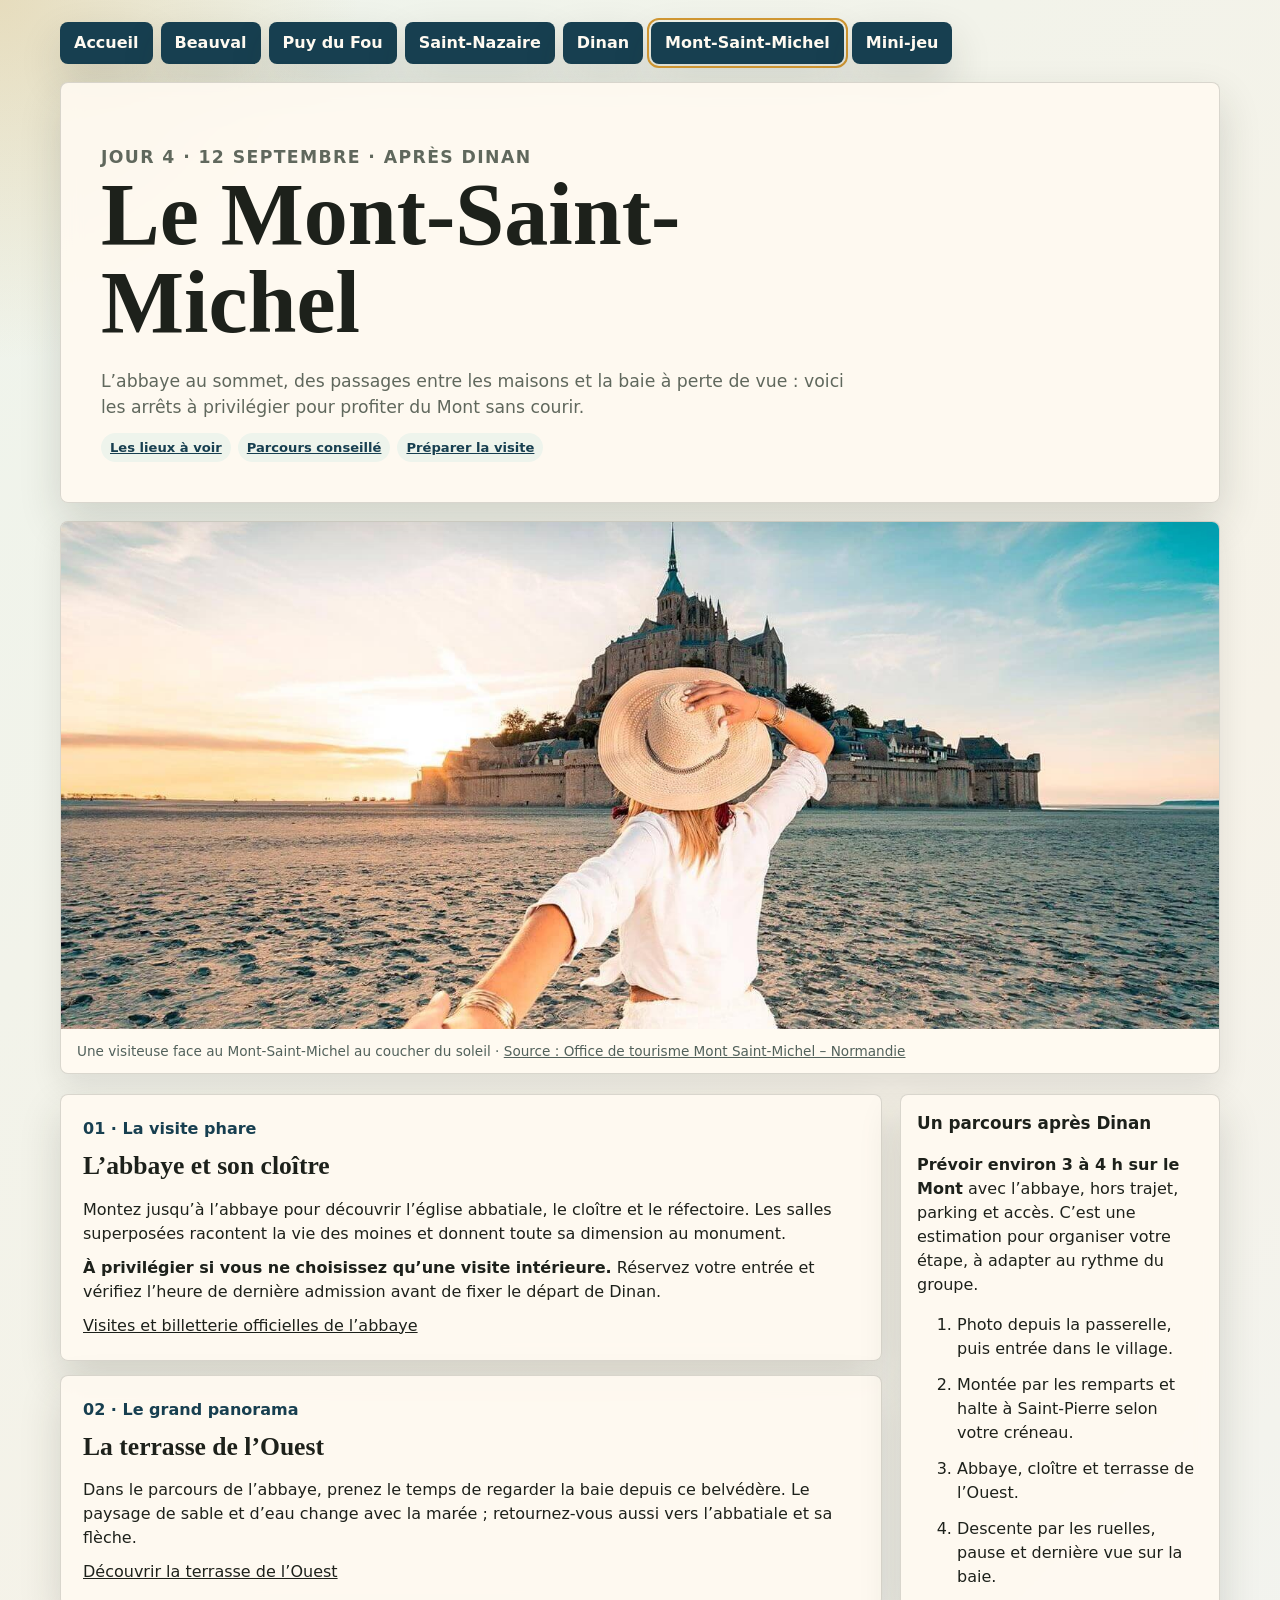
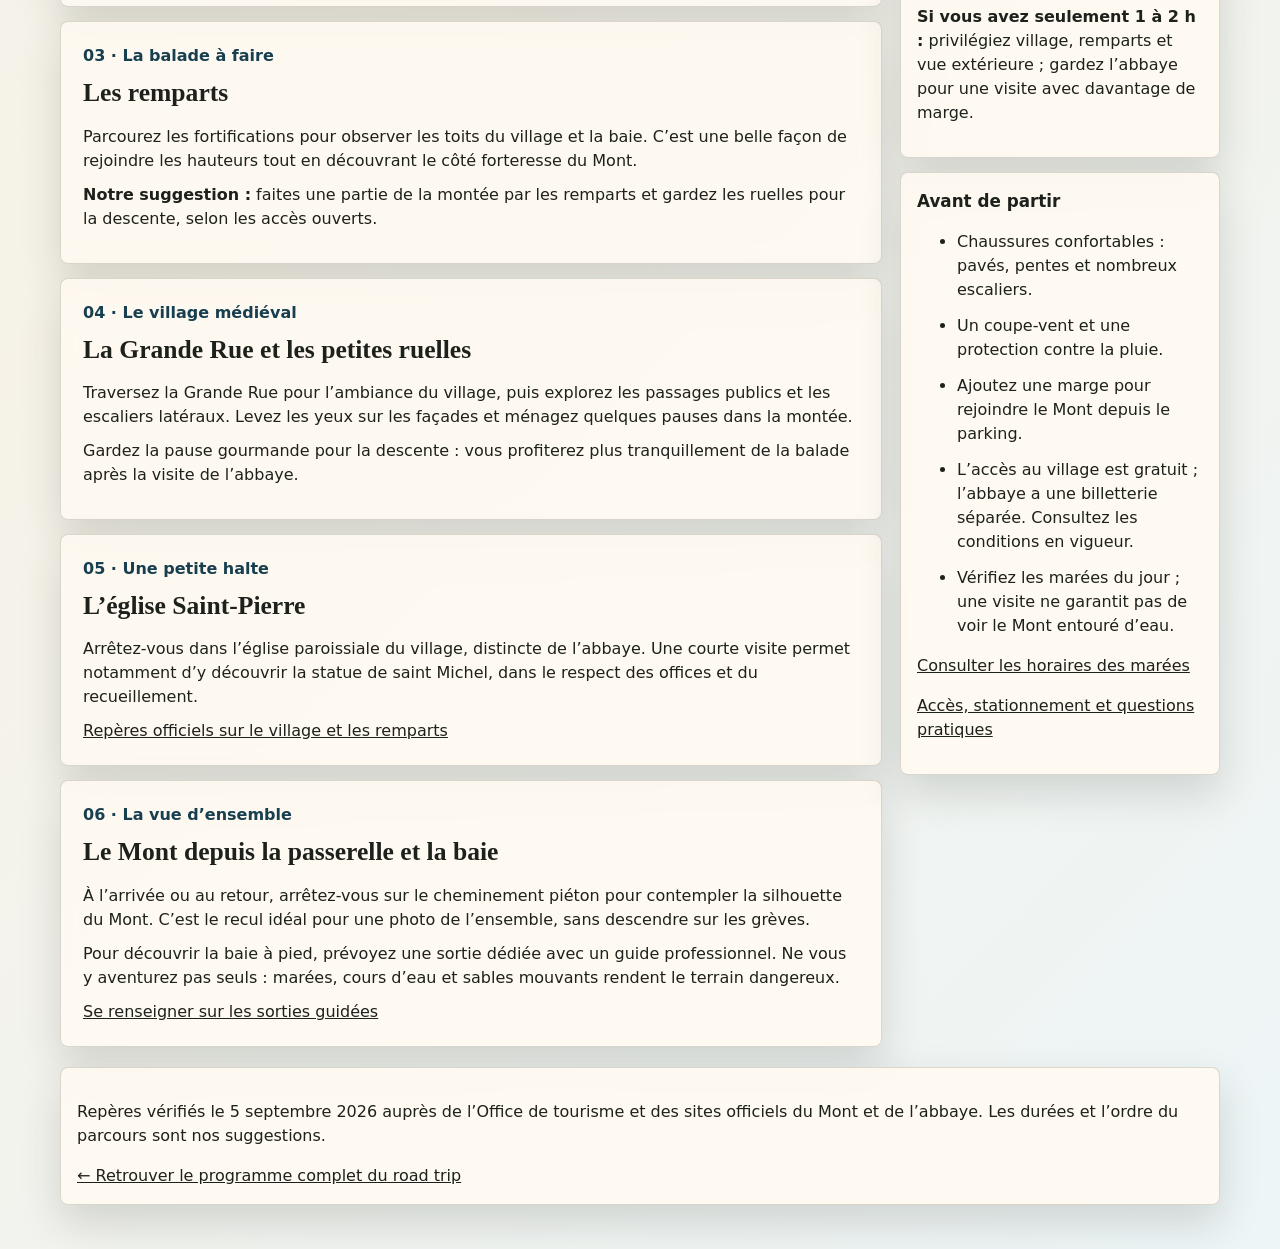
<file: Itinéraires/mont-saint-michel.html>
<!doctype html>
<html lang="fr">
<head>
<meta charset="utf-8">
<meta name="viewport" content="width=device-width, initial-scale=1">
<title>Mont-Saint-Michel : les incontournables — Les Zhu au Zoo</title>
<meta name="description" content="Abbaye, remparts, ruelles et baie : les choses à voir au Mont-Saint-Michel et un parcours pour l’étape après Dinan.">
<style>

    :root {
      --ink: #1d211b;
      --muted: #60685d;
      --paper: #f6f2e8;
      --white: #fffaf1;
      --green: #315f3e;
      --green-dark: #1f3f2d;
      --red: #9c2725;
      --gold: #cf9632;
      --blue: #cfe0e6;
      --line: rgba(29, 33, 27, .16);
      --shadow: 0 18px 42px rgba(35, 42, 31, .16);
    }

    * {
      box-sizing: border-box;
    }

    body {
      margin: 0;
      color: var(--ink);
      background:
        radial-gradient(circle at top left, rgba(207, 150, 50, .25), transparent 360px),
        linear-gradient(135deg, #eef4ec 0%, var(--paper) 48%, #edf5f7 100%);
      font-family: ui-sans-serif, system-ui, -apple-system, BlinkMacSystemFont, "Segoe UI", sans-serif;
      line-height: 1.5;
    }

    a {
      color: inherit;
    }

    .shell {
      width: min(1160px, calc(100% - 28px));
      margin: 0 auto;
      padding: 22px 0 44px;
    }

    .hero {
      min-height: 440px;
      display: grid;
      grid-template-columns: minmax(0, 1.05fr) minmax(290px, .95fr);
      gap: 18px;
      margin-bottom: 18px;
    }

    .top-nav { flex-wrap: wrap; gap: 8px;
      grid-column: 1 / -1;
      display: flex;
      justify-content: flex-start;
      flex-wrap: wrap;
      gap: 8px;
    }

    .home-link {
      display: inline-flex;
      align-items: center;
      justify-content: center;
      min-height: 42px;
      padding: 0 14px;
      border-radius: 8px;
      background: var(--green-dark);
      color: var(--white);
      text-decoration: none;
      font-weight: 850;
      box-shadow: var(--shadow);
    }

    .hero-main,
    .hero-map,
    .day,
    .quick-links,
    .weather {
      border: 1px solid var(--line);
      border-radius: 8px;
      background: rgba(255, 250, 241, .9);
      box-shadow: var(--shadow);
      backdrop-filter: blur(10px);
    }

    .hero-main {
      padding: clamp(22px, 5vw, 40px);
      display: flex;
      flex-direction: column;
      justify-content: space-between;
      overflow: hidden;
      position: relative;
    }

    .hero-main::after {
      content: "";
      position: absolute;
      right: -70px;
      bottom: -90px;
      width: 280px;
      height: 280px;
      border-radius: 50%;
      background: conic-gradient(from 130deg, rgba(49, 95, 62, .30), rgba(207, 150, 50, .32), rgba(156, 39, 37, .25), rgba(49, 95, 62, .30));
      opacity: .85;
    }

    .kicker {
      margin: 0 0 12px;
      color: var(--green-dark);
      font-size: .84rem;
      font-weight: 850;
      letter-spacing: .08em;
      text-transform: uppercase;
    }

    h1 {
      max-width: 11ch;
      margin: 0;
      font-family: Georgia, "Times New Roman", serif;
      font-size: clamp(3rem, 9vw, 7rem);
      line-height: .88;
      letter-spacing: 0;
    }

    .hero-main p {
      max-width: 65ch;
      margin: 22px 0 0;
      color: var(--muted);
      font-size: 1.08rem;
    }

    .stats {
      position: relative;
      z-index: 1;
      display: grid;
      grid-template-columns: repeat(3, minmax(0, 1fr));
      gap: 10px;
      margin-top: 30px;
    }

    .stat {
      padding: 14px;
      border-radius: 8px;
      border: 1px solid rgba(49, 95, 62, .16);
      background: rgba(238, 244, 236, .84);
    }

    .stat strong {
      display: block;
      font-size: 1.45rem;
      line-height: 1;
    }

    .stat span {
      display: block;
      margin-top: 5px;
      color: var(--muted);
      font-size: .9rem;
    }

    .hero-map {
      overflow: hidden;
      display: grid;
      grid-template-rows: 230px 1fr;
    }

    .photo {
      min-height: 230px;
      background:
        linear-gradient(180deg, rgba(29, 33, 27, .08), rgba(29, 33, 27, .50)),
        url("images/mont-saint-michel.jpg");
      background-size: cover;
      background-position: center;
    }

    .map-copy {
      padding: 18px;
      background: var(--green-dark);
      color: var(--white);
    }

    .map-copy h2 {
      margin: 0 0 12px;
      font-size: 1.1rem;
    }

    .map-copy p {
      margin: 0;
      color: rgba(255, 250, 241, .86);
    }

    .quick-links {
      display: flex;
      flex-wrap: wrap;
      gap: 10px;
      align-items: center;
      justify-content: space-between;
      padding: 14px;
      margin-bottom: 18px;
    }

    .quick-links strong {
      font-size: 1rem;
    }

    .buttons {
      display: flex;
      flex-wrap: wrap;
      gap: 8px;
    }

    .button {
      display: inline-flex;
      align-items: center;
      justify-content: center;
      min-height: 42px;
      padding: 0 14px;
      border-radius: 8px;
      color: var(--white);
      background: var(--green);
      text-decoration: none;
      font-weight: 850;
    }

    .button.red {
      background: var(--red);
    }

    main {
      display: grid;
      grid-template-columns: minmax(0, 1fr) 320px;
      gap: 18px;
      align-items: start;
    }

    .days {
      display: grid;
      gap: 12px;
    }

    .day {
      overflow: hidden;
      display: grid;
      grid-template-columns: 124px 1fr;
    }

    .date {
      padding: 18px 14px;
      background: #e6d5b2;
      border-right: 1px solid var(--line);
      font-weight: 850;
    }

    .date span {
      display: block;
      margin-top: 4px;
      color: var(--muted);
      font-size: .84rem;
      font-weight: 700;
    }

    .day-body {
      padding: 16px;
    }

    .day h2 {
      margin: 0 0 8px;
      font-size: 1.18rem;
    }

    .day p {
      margin: 0;
      color: var(--muted);
    }

    .tags {
      display: flex;
      flex-wrap: wrap;
      gap: 7px;
      margin-top: 12px;
    }

    .tag {
      padding: 5px 9px;
      border-radius: 999px;
      background: #eef4ec;
      color: var(--green-dark);
      font-size: .82rem;
      font-weight: 800;
    }

    aside {
      position: sticky;
      top: 16px;
      display: grid;
      gap: 14px;
    }

    .weather {
      padding: 16px;
    }

    .weather h2 {
      margin: 0 0 10px;
      font-size: 1.05rem;
    }

    .weather-list {
      display: grid;
      gap: 8px;
    }

    .weather-day {
      display: grid;
      grid-template-columns: 58px 1fr;
      gap: 10px;
      padding: 10px;
      border: 1px solid var(--line);
      border-radius: 8px;
      background: rgba(238, 244, 236, .72);
    }

    .weather-day strong,
    .weather-day span {
      display: block;
    }

    .weather-day strong {
      color: var(--green-dark);
      font-size: .9rem;
    }

    .weather-day span {
      color: var(--muted);
      font-size: .88rem;
    }

    @media (max-width: 860px) {
      .hero,
      main {
        grid-template-columns: 1fr;
      }

      aside {
        position: static;
      }

      .stats {
        grid-template-columns: 1fr;
      }
    }

    @media (max-width: 560px) {
      .shell {
        width: min(100% - 18px, 1160px);
        padding-top: 9px;
      }

      .day {
        grid-template-columns: 1fr;
      }

      .date {
        border-right: 0;
        border-bottom: 1px solid var(--line);
        padding: 12px 14px;
      }
    }
  
:root { --green: #285e70; --green-dark: #173f50; }
h1 { max-width: 16ch; font-size: clamp(2.6rem, 7vw, 5.5rem); line-height: 1; }
.intro { padding: clamp(22px, 5vw, 40px); margin: 18px 0; }
.intro::after { display: none; } .intro p { max-width: 70ch; }
.visits { display: grid; gap: 14px; }
.place { padding: 22px; }
.place h2 { margin: 6px 0 12px; font-family: Georgia, serif; font-size: 1.6rem; }
.place p { margin: 10px 0; }
.label { color: var(--green-dark); font-weight: 800; }
aside .weather p, aside .weather li { font-size: 1rem; }
li + li { margin-top: 12px; }
footer { margin-top: 20px; padding: 20px; }
a:focus-visible { outline: 3px solid #9c2725; outline-offset: 4px; }
.home-link[aria-current="page"] { outline: 2px solid var(--gold); outline-offset: 2px; }
</style>
  <link rel="stylesheet" href="photos.css">
</head>
<body>
<div class="shell">
<nav class="top-nav" aria-label="Navigation principale" style="flex-wrap:wrap;gap:8px"><a class="home-link" href="index.html">Accueil</a>
<a class="home-link" href="beauval-grands-animaux.html">Beauval</a>
<a class="home-link" href="puy-du-fou-1-jour.html">Puy du Fou</a>
<a class="home-link" href="saint-nazaire.html">Saint-Nazaire</a>
<a class="home-link" href="dinan.html">Dinan</a>
<a class="home-link" href="mont-saint-michel.html" aria-current="page">Mont-Saint-Michel</a>
<a class="home-link" href="jeu-roadtrip.html">Mini-jeu</a></nav>
<header class="hero-main intro">
<p class="kicker">Jour 4 · 12 septembre · Après Dinan</p>
<h1>Le Mont-Saint-Michel</h1>
<p>L’abbaye au sommet, des passages entre les maisons et la baie à perte de vue : voici les arrêts à privilégier pour profiter du Mont sans courir.</p>
<div class="tags"><a class="tag" href="#incontournables">Les lieux à voir</a><a class="tag" href="#parcours">Parcours conseillé</a><a class="tag" href="#pratique">Préparer la visite</a></div>
</header>
<figure class="trip-photo"><img src="images/mont-saint-michel.jpg" alt="Une visiteuse face au Mont-Saint-Michel au coucher du soleil" width="1600" height="900" decoding="async"><figcaption>Une visiteuse face au Mont-Saint-Michel au coucher du soleil · <a href="https://www.ot-montsaintmichel.com/">Source : Office de tourisme Mont Saint-Michel – Normandie</a></figcaption></figure>
<main>
<section class="visits" id="incontournables" aria-label="Les incontournables">
<article class="weather place">
<span class="label">01 · La visite phare</span>
<h2>L’abbaye et son cloître</h2>
<p>Montez jusqu’à l’abbaye pour découvrir l’église abbatiale, le cloître et le réfectoire. Les salles superposées racontent la vie des moines et donnent toute sa dimension au monument.</p>
<p><strong>À privilégier si vous ne choisissez qu’une visite intérieure.</strong> Réservez votre entrée et vérifiez l’heure de dernière admission avant de fixer le départ de Dinan.</p>
<a href="https://www.abbaye-mont-saint-michel.fr/">Visites et billetterie officielles de l’abbaye</a>
</article>
<article class="weather place">
<span class="label">02 · Le grand panorama</span>
<h2>La terrasse de l’Ouest</h2>
<p>Dans le parcours de l’abbaye, prenez le temps de regarder la baie depuis ce belvédère. Le paysage de sable et d’eau change avec la marée ; retournez-vous aussi vers l’abbatiale et sa flèche.</p>
<a href="https://www.abbaye-mont-saint-michel.fr/decouvrir/la-terrasse-de-l-ouest">Découvrir la terrasse de l’Ouest</a>
</article>
<article class="weather place">
<span class="label">03 · La balade à faire</span>
<h2>Les remparts</h2>
<p>Parcourez les fortifications pour observer les toits du village et la baie. C’est une belle façon de rejoindre les hauteurs tout en découvrant le côté forteresse du Mont.</p>
<p><strong>Notre suggestion :</strong> faites une partie de la montée par les remparts et gardez les ruelles pour la descente, selon les accès ouverts.</p>
</article>
<article class="weather place">
<span class="label">04 · Le village médiéval</span>
<h2>La Grande Rue et les petites ruelles</h2>
<p>Traversez la Grande Rue pour l’ambiance du village, puis explorez les passages publics et les escaliers latéraux. Levez les yeux sur les façades et ménagez quelques pauses dans la montée.</p>
<p>Gardez la pause gourmande pour la descente : vous profiterez plus tranquillement de la balade après la visite de l’abbaye.</p>
</article>
<article class="weather place">
<span class="label">05 · Une petite halte</span>
<h2>L’église Saint-Pierre</h2>
<p>Arrêtez-vous dans l’église paroissiale du village, distincte de l’abbaye. Une courte visite permet notamment d’y découvrir la statue de saint Michel, dans le respect des offices et du recueillement.</p>
<a href="https://www.ot-montsaintmichel.com/je-decouvre/visiter-le-mont-saint-michel/je-visite-le-mont-saint-michel/le-village-et-les-remparts/">Repères officiels sur le village et les remparts</a>
</article>
<article class="weather place">
<span class="label">06 · La vue d’ensemble</span>
<h2>Le Mont depuis la passerelle et la baie</h2>
<p>À l’arrivée ou au retour, arrêtez-vous sur le cheminement piéton pour contempler la silhouette du Mont. C’est le recul idéal pour une photo de l’ensemble, sans descendre sur les grèves.</p>
<p>Pour découvrir la baie à pied, prévoyez une sortie dédiée avec un guide professionnel. Ne vous y aventurez pas seuls : marées, cours d’eau et sables mouvants rendent le terrain dangereux.</p>
<a href="https://www.montsaintmichel.gouv.fr/les-balades-guidees/les-traversees-de-la-baie">Se renseigner sur les sorties guidées</a>
</article>
</section>
<aside>
<section class="weather" id="parcours">
<h2>Un parcours après Dinan</h2>
<p><strong>Prévoir environ 3 à 4 h sur le Mont</strong> avec l’abbaye, hors trajet, parking et accès. C’est une estimation pour organiser votre étape, à adapter au rythme du groupe.</p>
<ol>
<li>Photo depuis la passerelle, puis entrée dans le village.</li>
<li>Montée par les remparts et halte à Saint-Pierre selon votre créneau.</li>
<li>Abbaye, cloître et terrasse de l’Ouest.</li>
<li>Descente par les ruelles, pause et dernière vue sur la baie.</li>
</ol>
<p><strong>Si vous avez seulement 1 à 2 h :</strong> privilégiez village, remparts et vue extérieure ; gardez l’abbaye pour une visite avec davantage de marge.</p>
</section>
<section class="weather" id="pratique">
<h2>Avant de partir</h2>
<ul>
<li>Chaussures confortables : pavés, pentes et nombreux escaliers.</li>
<li>Un coupe-vent et une protection contre la pluie.</li>
<li>Ajoutez une marge pour rejoindre le Mont depuis le parking.</li>
<li>L’accès au village est gratuit ; l’abbaye a une billetterie séparée. Consultez les conditions en vigueur.</li>
<li>Vérifiez les marées du jour ; une visite ne garantit pas de voir le Mont entouré d’eau.</li>
</ul>
<p><a href="https://www.ot-montsaintmichel.com/marees/">Consulter les horaires des marées</a></p>
<p><a href="https://www.ot-montsaintmichel.com/pratique/faq-foire-aux-questions/">Accès, stationnement et questions pratiques</a></p>
</section>
</aside>
</main>
<footer class="weather">
<p>Repères vérifiés le 5 septembre 2026 auprès de l’Office de tourisme et des sites officiels du Mont et de l’abbaye. Les durées et l’ordre du parcours sont nos suggestions.</p>
<a href="index.html">← Retrouver le programme complet du road trip</a>
</footer>
</div>
</body>
</html>
</file>
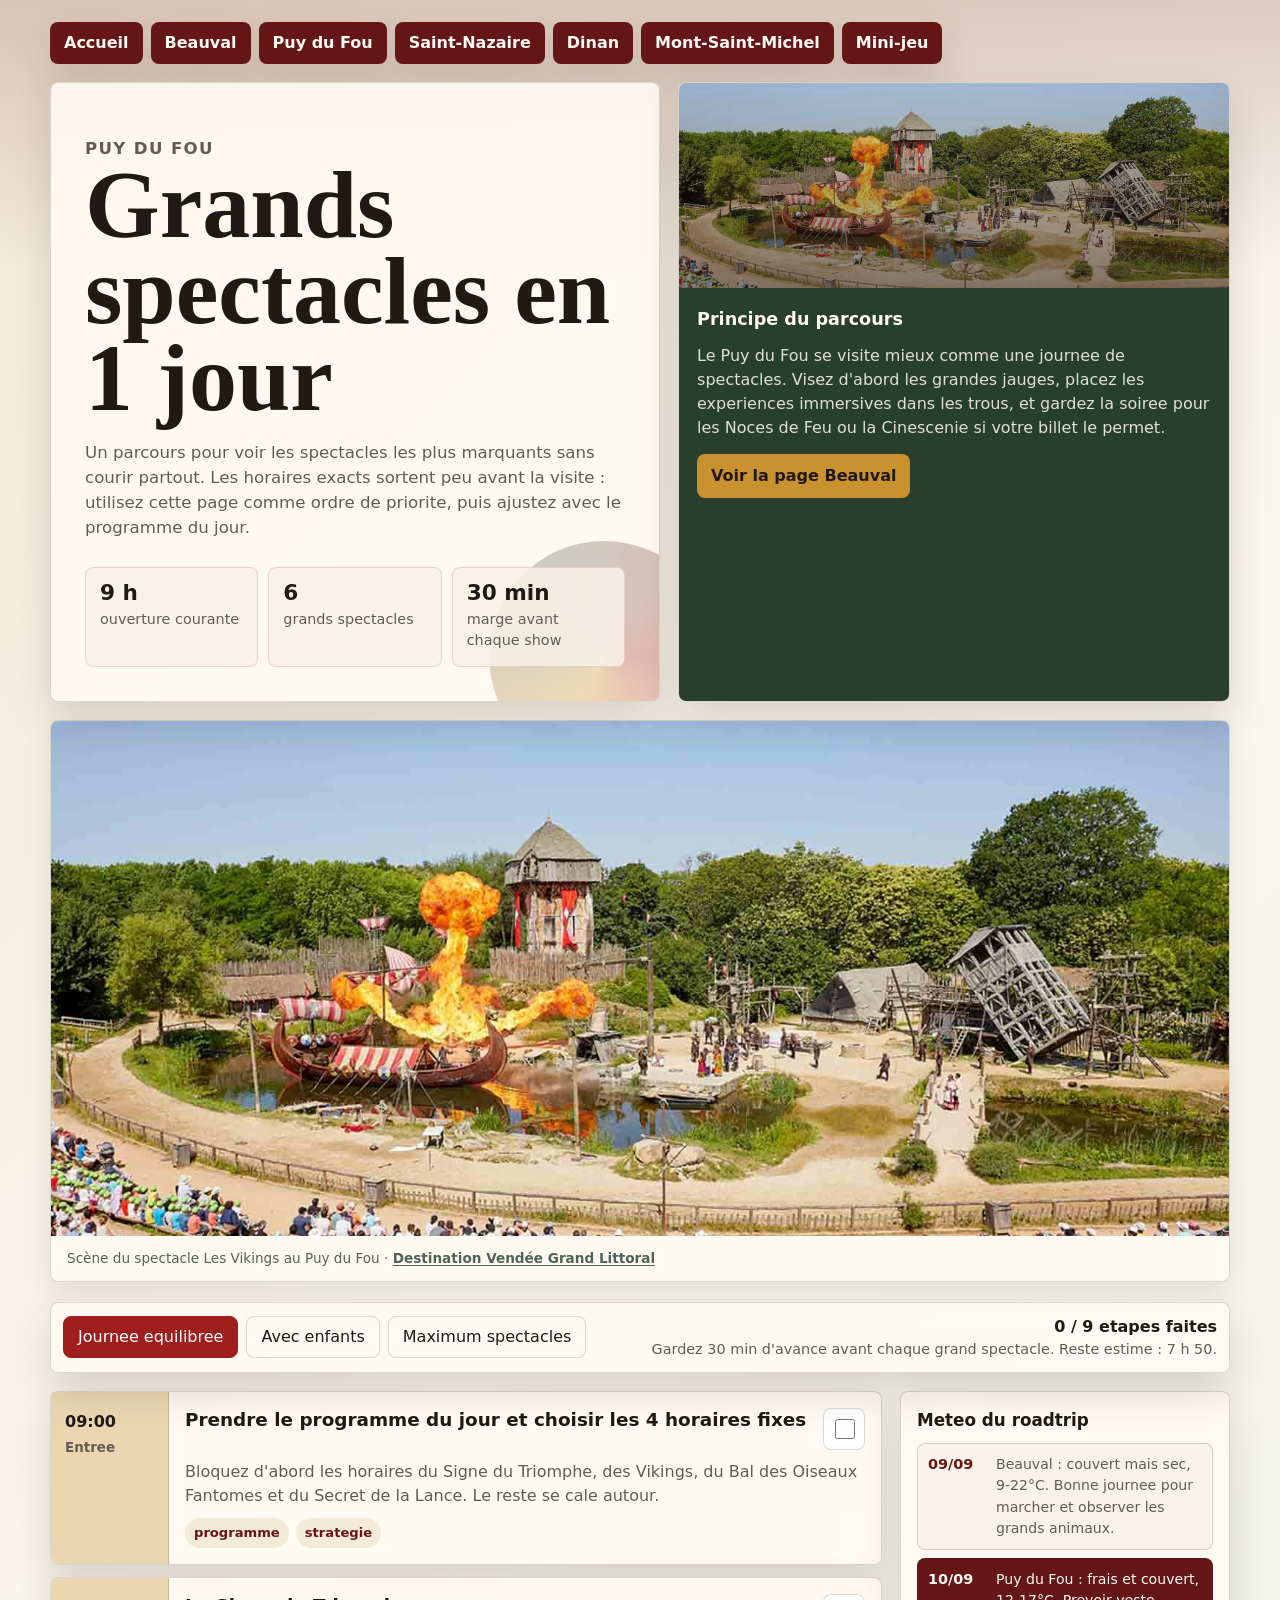
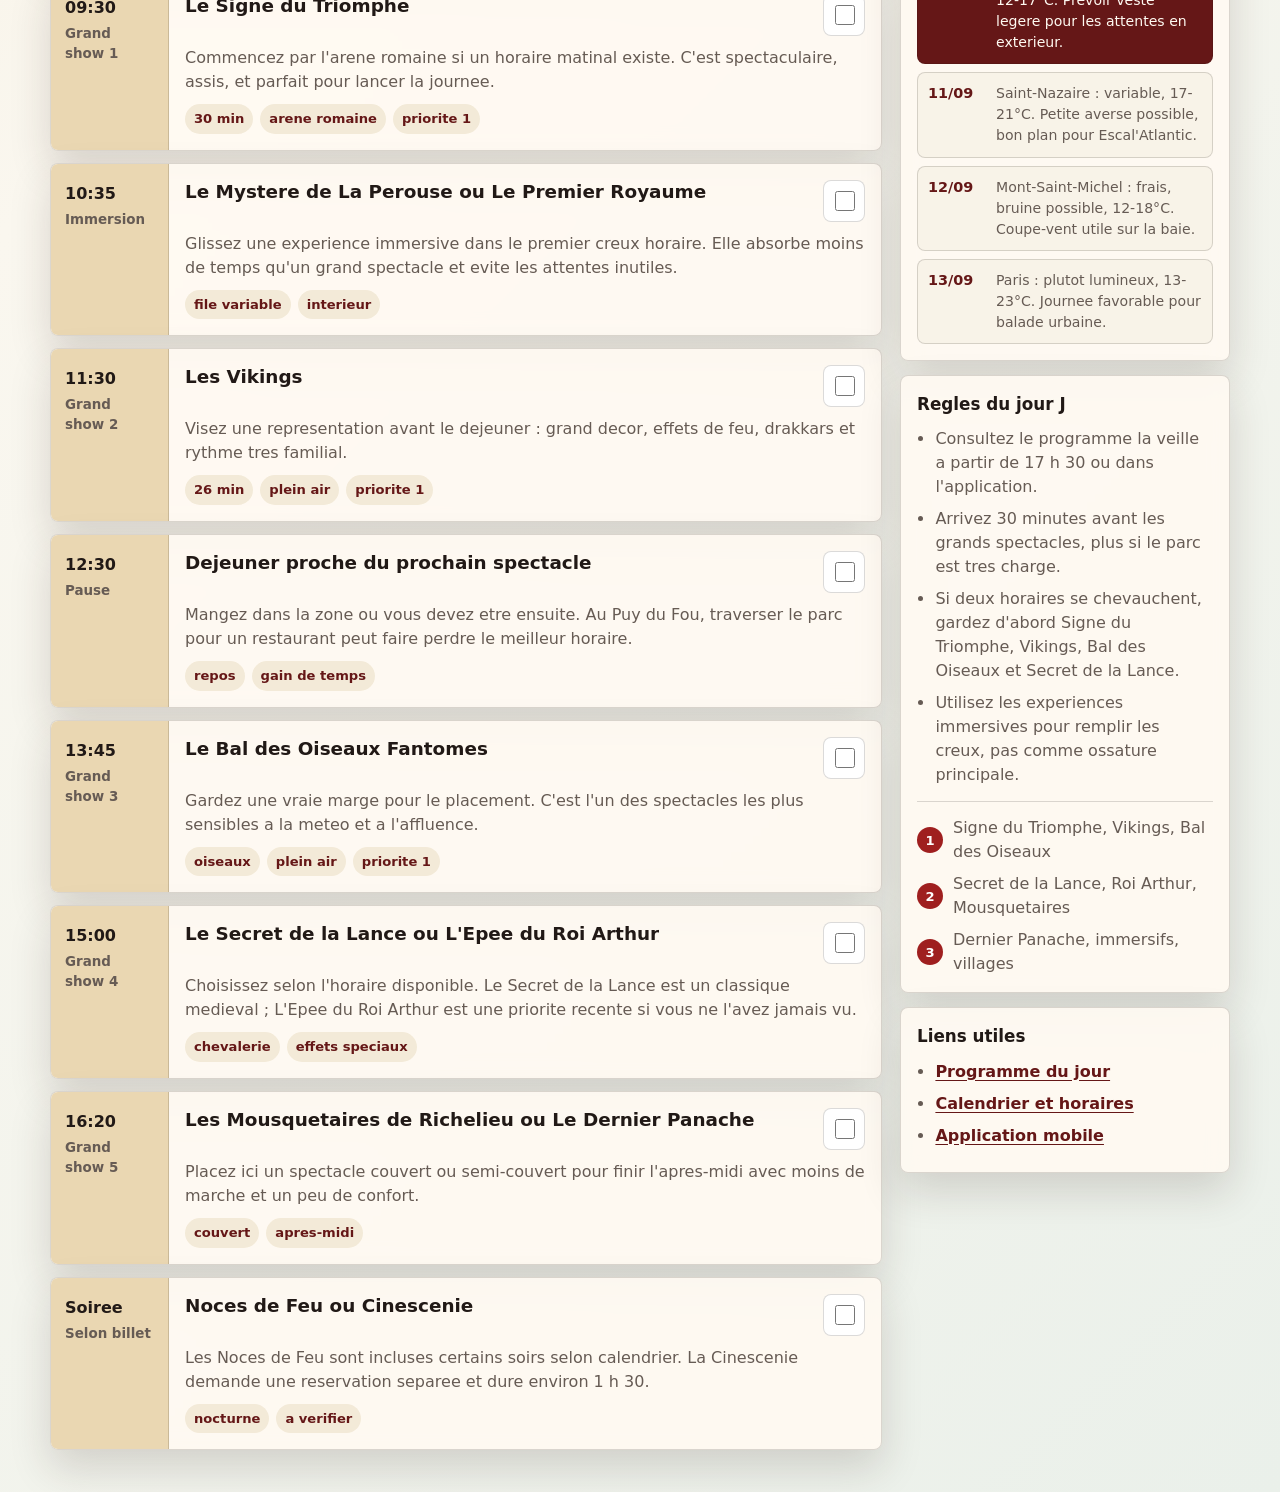
<file: Itinéraires/puy-du-fou-1-jour.html>
<!doctype html>
<html lang="fr">
<head>
  <meta charset="utf-8">
  <meta name="viewport" content="width=device-width, initial-scale=1">
  <title>Puy du Fou en 1 jour - Grands spectacles</title>
  <meta name="description" content="Page pratique pour organiser une journee au Puy du Fou autour des grands spectacles incontournables.">
  <style>
    :root {
      --ink: #211916;
      --muted: #665b54;
      --paper: #f7f1e6;
      --ivory: #fffaf2;
      --red: #9f1f1f;
      --red-dark: #651717;
      --gold: #c9922e;
      --forest: #273f2b;
      --blue: #d9e5e8;
      --line: rgba(33, 25, 22, .16);
      --shadow: 0 18px 42px rgba(49, 34, 25, .16);
    }

    * { box-sizing: border-box; }

    html { scroll-behavior: smooth; }

    body {
      margin: 0;
      color: var(--ink);
      background:
        linear-gradient(180deg, rgba(101, 23, 23, .18), transparent 270px),
        linear-gradient(135deg, #f3ead8 0%, #faf7ef 42%, #eaf0ea 100%);
      font-family: ui-sans-serif, system-ui, -apple-system, BlinkMacSystemFont, "Segoe UI", sans-serif;
      line-height: 1.5;
    }

    a {
      color: var(--red-dark);
      font-weight: 800;
      text-underline-offset: .18em;
    }

    button,
    input { font: inherit; }

    .shell {
      width: min(1180px, calc(100% - 28px));
      margin: 0 auto;
      padding: 22px 0 42px;
    }

    header {
      display: grid;
      grid-template-columns: minmax(0, 1.05fr) minmax(280px, .95fr);
      gap: 18px;
      margin-bottom: 18px;
    }

    .top-nav { flex-wrap: wrap; gap: 8px;
      grid-column: 1 / -1;
      display: flex;
      justify-content: flex-start;
      flex-wrap: wrap;
      gap: 8px;
      flex-wrap: wrap;
      gap: 8px;
    }

    .home-link {
      display: inline-flex;
      align-items: center;
      justify-content: center;
      min-height: 42px;
      padding: 0 14px;
      border-radius: 8px;
      background: var(--red-dark);
      color: var(--ivory);
      text-decoration: none;
      font-weight: 850;
      box-shadow: var(--shadow);
    }

    .panel,
    .controls,
    .step,
    .weather,
    .note,
    .sources {
      border: 1px solid var(--line);
      border-radius: 8px;
      background: rgba(255, 250, 242, .9);
      box-shadow: var(--shadow);
      backdrop-filter: blur(10px);
    }

    .hero {
      min-height: 360px;
      padding: clamp(20px, 4vw, 34px);
      display: flex;
      flex-direction: column;
      justify-content: space-between;
      overflow: hidden;
      position: relative;
    }

    .hero::after {
      content: "";
      position: absolute;
      width: 230px;
      height: 230px;
      right: -60px;
      bottom: -70px;
      border-radius: 50%;
      background: conic-gradient(from 90deg, rgba(159,31,31,.30), rgba(201,146,46,.30), rgba(39,63,43,.24), rgba(159,31,31,.30));
    }

    .kicker {
      margin: 0 0 10px;
      color: var(--red-dark);
      font-size: .84rem;
      font-weight: 850;
      text-transform: uppercase;
      letter-spacing: .08em;
    }

    h1 {
      max-width: 12ch;
      margin: 0;
      font-family: Georgia, "Times New Roman", serif;
      font-size: clamp(2.6rem, 8vw, 6rem);
      line-height: .9;
      letter-spacing: 0;
    }

    .hero p {
      max-width: 66ch;
      margin: 20px 0 0;
      color: var(--muted);
      font-size: 1.04rem;
    }

    .stats {
      position: relative;
      z-index: 1;
      display: grid;
      grid-template-columns: repeat(3, minmax(0, 1fr));
      gap: 10px;
      margin-top: 26px;
    }

    .stat {
      padding: 14px;
      border-radius: 8px;
      background: rgba(247, 241, 230, .88);
      border: 1px solid rgba(159, 31, 31, .14);
    }

    .stat strong {
      display: block;
      font-size: 1.35rem;
      line-height: 1;
    }

    .stat span {
      display: block;
      margin-top: 5px;
      color: var(--muted);
      font-size: .9rem;
    }

    .image-panel {
      overflow: hidden;
      display: grid;
      grid-template-rows: 205px 1fr;
      min-height: 360px;
    }

    .photo {
      min-height: 205px;
      background:
        linear-gradient(180deg, rgba(33, 25, 22, .08), rgba(33, 25, 22, .52)),
        url("images/puy-du-fou.jpg");
      background-size: cover;
      background-position: center;
    }

    .logic {
      padding: 18px;
      background: var(--forest);
      color: #fffaf2;
    }

    .logic h2 {
      margin: 0 0 12px;
      font-size: 1.1rem;
    }

    .logic p {
      margin: 10px 0 0;
      color: rgba(255, 250, 242, .86);
    }

    .page-link {
      display: inline-flex;
      align-items: center;
      justify-content: center;
      min-height: 44px;
      margin-top: 14px;
      padding: 0 14px;
      border-radius: 8px;
      background: var(--gold);
      color: var(--ink);
      text-decoration: none;
      font-weight: 850;
    }

    .controls {
      position: sticky;
      top: 0;
      z-index: 3;
      margin-bottom: 18px;
      padding: 12px;
      display: grid;
      grid-template-columns: 1fr auto;
      gap: 12px;
      align-items: center;
    }

    .mode {
      display: flex;
      gap: 8px;
      flex-wrap: wrap;
    }

    .mode button {
      min-height: 42px;
      padding: 0 14px;
      border: 1px solid var(--line);
      border-radius: 8px;
      background: var(--ivory);
      color: var(--ink);
      cursor: pointer;
    }

    .mode button.active {
      background: var(--red);
      color: white;
      border-color: var(--red);
    }

    .progress {
      min-width: 220px;
      text-align: right;
    }

    .progress strong,
    .progress span { display: block; }

    .progress span {
      color: var(--muted);
      font-size: .9rem;
    }

    main {
      display: grid;
      grid-template-columns: minmax(0, 1fr) 330px;
      gap: 18px;
      align-items: start;
    }

    .route {
      display: grid;
      gap: 12px;
    }

    .step {
      overflow: hidden;
      display: grid;
      grid-template-columns: 118px 1fr;
    }

    .time {
      padding: 18px 14px;
      background: #ead7b2;
      border-right: 1px solid var(--line);
      font-weight: 850;
    }

    .time span {
      display: block;
      margin-top: 4px;
      color: var(--muted);
      font-size: .84rem;
      font-weight: 700;
    }

    .body {
      padding: 16px;
      display: grid;
      gap: 10px;
    }

    .head {
      display: flex;
      gap: 10px;
      justify-content: space-between;
      align-items: start;
    }

    .step h2 {
      margin: 0;
      font-size: 1.15rem;
      line-height: 1.25;
    }

    .step p {
      margin: 0;
      color: var(--muted);
    }

    .tags {
      display: flex;
      flex-wrap: wrap;
      gap: 7px;
    }

    .tag {
      padding: 5px 9px;
      border-radius: 999px;
      background: #f3ead8;
      color: var(--red-dark);
      font-size: .82rem;
      font-weight: 800;
    }

    .check {
      display: inline-grid;
      place-items: center;
      width: 42px;
      height: 42px;
      flex: 0 0 auto;
      border: 1px solid var(--line);
      border-radius: 8px;
      background: white;
      cursor: pointer;
    }

    .check input {
      width: 20px;
      height: 20px;
      accent-color: var(--red);
      cursor: pointer;
    }

    .step.done {
      opacity: .62;
    }

    .step.done h2 {
      text-decoration: line-through;
      text-decoration-thickness: 2px;
      text-decoration-color: rgba(159, 31, 31, .46);
    }

    aside {
      position: sticky;
      top: 88px;
      display: grid;
      gap: 14px;
    }

    .note,
    .weather,
    .sources {
      padding: 16px;
    }

    .note h2,
    .weather h2,
    .sources h2 {
      margin: 0 0 10px;
      font-size: 1.05rem;
    }

    .weather-list {
      display: grid;
      gap: 8px;
    }

    .weather-day {
      display: grid;
      grid-template-columns: 58px 1fr;
      gap: 10px;
      padding: 10px;
      border: 1px solid var(--line);
      border-radius: 8px;
      background: rgba(247, 241, 230, .78);
    }

    .weather-day strong,
    .weather-day span {
      display: block;
    }

    .weather-day strong {
      color: var(--red-dark);
      font-size: .9rem;
    }

    .weather-day span {
      color: var(--muted);
      font-size: .88rem;
    }

    .weather-day.today {
      background: var(--red-dark);
      color: var(--ivory);
    }

    .weather-day.today strong,
    .weather-day.today span {
      color: var(--ivory);
    }

    .note ul,
    .sources ul {
      margin: 0;
      padding-left: 1.15rem;
      color: var(--muted);
    }

    .note li,
    .sources li {
      margin: 8px 0;
    }

    .priority {
      display: grid;
      gap: 8px;
      margin-top: 14px;
      padding-top: 14px;
      border-top: 1px solid var(--line);
    }

    .priority div {
      display: grid;
      grid-template-columns: 28px 1fr;
      gap: 8px;
      align-items: center;
      color: var(--muted);
    }

    .rank {
      display: inline-grid;
      place-items: center;
      width: 26px;
      height: 26px;
      border-radius: 50%;
      background: var(--red);
      color: white;
      font-size: .82rem;
      font-weight: 850;
    }

    @media (max-width: 860px) {
      header,
      main,
      .controls {
        grid-template-columns: 1fr;
      }

      .hero { min-height: auto; }
      .controls,
      aside { position: static; }
      .progress { text-align: left; }
      .stats { grid-template-columns: 1fr; }
    }

    @media (max-width: 560px) {
      .shell {
        width: min(100% - 18px, 1180px);
        padding-top: 9px;
      }

      .step { grid-template-columns: 1fr; }
      .time {
        border-right: 0;
        border-bottom: 1px solid var(--line);
        padding: 12px 14px;
      }
    }
  </style>
  <link rel="stylesheet" href="photos.css">
</head>
<body>
  <div class="shell">
    <header>
      <nav class="top-nav" aria-label="Navigation principale" style="flex-wrap:wrap;gap:8px"><a class="home-link" href="index.html">Accueil</a>
<a class="home-link" href="beauval-grands-animaux.html">Beauval</a>
<a class="home-link" href="puy-du-fou-1-jour.html" aria-current="page">Puy du Fou</a>
<a class="home-link" href="saint-nazaire.html">Saint-Nazaire</a>
<a class="home-link" href="dinan.html">Dinan</a>
<a class="home-link" href="mont-saint-michel.html">Mont-Saint-Michel</a>
<a class="home-link" href="jeu-roadtrip.html">Mini-jeu</a></nav>

      <section class="panel hero" aria-labelledby="page-title">
        <div>
          <p class="kicker">Puy du Fou</p>
          <h1 id="page-title">Grands spectacles en 1 jour</h1>
          <p>Un parcours pour voir les spectacles les plus marquants sans courir partout. Les horaires exacts sortent peu avant la visite : utilisez cette page comme ordre de priorite, puis ajustez avec le programme du jour.</p>
        </div>
        <div class="stats" aria-label="Resume de la visite">
          <div class="stat"><strong>9 h</strong><span>ouverture courante</span></div>
          <div class="stat"><strong>6</strong><span>grands spectacles</span></div>
          <div class="stat"><strong>30 min</strong><span>marge avant chaque show</span></div>
        </div>
      </section>

      <section class="panel image-panel" aria-label="Apercu du Puy du Fou">
        <div class="photo" role="img" aria-label="Spectacle Les Vikings au Puy du Fou"></div>
        <div class="logic">
          <h2>Principe du parcours</h2>
          <p>Le Puy du Fou se visite mieux comme une journee de spectacles. Visez d'abord les grandes jauges, placez les experiences immersives dans les trous, et gardez la soiree pour les Noces de Feu ou la Cinescenie si votre billet le permet.</p>
          <a class="page-link" href="beauval-grands-animaux.html">Voir la page Beauval</a>
        </div>
      </section>
    </header>
<figure class="trip-photo"><img src="images/puy-du-fou.jpg" alt="Scène du spectacle Les Vikings au Puy du Fou" width="1600" height="900" decoding="async"><figcaption>Scène du spectacle Les Vikings au Puy du Fou · <a href="https://www.destination-vendeegrandlittoral.com/">Destination Vendée Grand Littoral</a></figcaption></figure>

    <section class="controls" aria-label="Reglages">
      <div class="mode">
        <button type="button" class="active" data-mode="balanced">Journee equilibree</button>
        <button type="button" data-mode="children">Avec enfants</button>
        <button type="button" data-mode="ambitious">Maximum spectacles</button>
      </div>
      <div class="progress" aria-live="polite">
        <strong id="progressText">0 / 9 etapes faites</strong>
        <span id="modeText">Gardez 30 min d'avance avant chaque grand spectacle.</span>
      </div>
    </section>

    <main>
      <section class="route" aria-label="Itineraire conseille">
        <article class="step" data-balanced="25" data-children="35" data-ambitious="20">
          <div class="time">09:00<span>Entree</span></div>
          <div class="body">
            <div class="head">
              <h2>Prendre le programme du jour et choisir les 4 horaires fixes</h2>
              <label class="check" aria-label="Marquer cette etape comme faite"><input type="checkbox"></label>
            </div>
            <p>Bloquez d'abord les horaires du Signe du Triomphe, des Vikings, du Bal des Oiseaux Fantomes et du Secret de la Lance. Le reste se cale autour.</p>
            <div class="tags"><span class="tag">programme</span><span class="tag">strategie</span></div>
          </div>
        </article>

        <article class="step" data-balanced="55" data-children="65" data-ambitious="45">
          <div class="time">09:30<span>Grand show 1</span></div>
          <div class="body">
            <div class="head">
              <h2>Le Signe du Triomphe</h2>
              <label class="check" aria-label="Marquer cette etape comme faite"><input type="checkbox"></label>
            </div>
            <p>Commencez par l'arene romaine si un horaire matinal existe. C'est spectaculaire, assis, et parfait pour lancer la journee.</p>
            <div class="tags"><span class="tag">30 min</span><span class="tag">arene romaine</span><span class="tag">priorite 1</span></div>
          </div>
        </article>

        <article class="step" data-balanced="35" data-children="45" data-ambitious="25">
          <div class="time">10:35<span>Immersion</span></div>
          <div class="body">
            <div class="head">
              <h2>Le Mystere de La Perouse ou Le Premier Royaume</h2>
              <label class="check" aria-label="Marquer cette etape comme faite"><input type="checkbox"></label>
            </div>
            <p>Glissez une experience immersive dans le premier creux horaire. Elle absorbe moins de temps qu'un grand spectacle et evite les attentes inutiles.</p>
            <div class="tags"><span class="tag">file variable</span><span class="tag">interieur</span></div>
          </div>
        </article>

        <article class="step" data-balanced="55" data-children="70" data-ambitious="45">
          <div class="time">11:30<span>Grand show 2</span></div>
          <div class="body">
            <div class="head">
              <h2>Les Vikings</h2>
              <label class="check" aria-label="Marquer cette etape comme faite"><input type="checkbox"></label>
            </div>
            <p>Visez une representation avant le dejeuner : grand decor, effets de feu, drakkars et rythme tres familial.</p>
            <div class="tags"><span class="tag">26 min</span><span class="tag">plein air</span><span class="tag">priorite 1</span></div>
          </div>
        </article>

        <article class="step" data-balanced="60" data-children="75" data-ambitious="45">
          <div class="time">12:30<span>Pause</span></div>
          <div class="body">
            <div class="head">
              <h2>Dejeuner proche du prochain spectacle</h2>
              <label class="check" aria-label="Marquer cette etape comme faite"><input type="checkbox"></label>
            </div>
            <p>Mangez dans la zone ou vous devez etre ensuite. Au Puy du Fou, traverser le parc pour un restaurant peut faire perdre le meilleur horaire.</p>
            <div class="tags"><span class="tag">repos</span><span class="tag">gain de temps</span></div>
          </div>
        </article>

        <article class="step" data-balanced="55" data-children="65" data-ambitious="45">
          <div class="time">13:45<span>Grand show 3</span></div>
          <div class="body">
            <div class="head">
              <h2>Le Bal des Oiseaux Fantomes</h2>
              <label class="check" aria-label="Marquer cette etape comme faite"><input type="checkbox"></label>
            </div>
            <p>Gardez une vraie marge pour le placement. C'est l'un des spectacles les plus sensibles a la meteo et a l'affluence.</p>
            <div class="tags"><span class="tag">oiseaux</span><span class="tag">plein air</span><span class="tag">priorite 1</span></div>
          </div>
        </article>

        <article class="step" data-balanced="50" data-children="60" data-ambitious="40">
          <div class="time">15:00<span>Grand show 4</span></div>
          <div class="body">
            <div class="head">
              <h2>Le Secret de la Lance ou L'Epee du Roi Arthur</h2>
              <label class="check" aria-label="Marquer cette etape comme faite"><input type="checkbox"></label>
            </div>
            <p>Choisissez selon l'horaire disponible. Le Secret de la Lance est un classique medieval ; L'Epee du Roi Arthur est une priorite recente si vous ne l'avez jamais vu.</p>
            <div class="tags"><span class="tag">chevalerie</span><span class="tag">effets speciaux</span></div>
          </div>
        </article>

        <article class="step" data-balanced="55" data-children="70" data-ambitious="45">
          <div class="time">16:20<span>Grand show 5</span></div>
          <div class="body">
            <div class="head">
              <h2>Les Mousquetaires de Richelieu ou Le Dernier Panache</h2>
              <label class="check" aria-label="Marquer cette etape comme faite"><input type="checkbox"></label>
            </div>
            <p>Placez ici un spectacle couvert ou semi-couvert pour finir l'apres-midi avec moins de marche et un peu de confort.</p>
            <div class="tags"><span class="tag">couvert</span><span class="tag">apres-midi</span></div>
          </div>
        </article>

        <article class="step" data-balanced="80" data-children="95" data-ambitious="65">
          <div class="time">Soiree<span>Selon billet</span></div>
          <div class="body">
            <div class="head">
              <h2>Noces de Feu ou Cinescenie</h2>
              <label class="check" aria-label="Marquer cette etape comme faite"><input type="checkbox"></label>
            </div>
            <p>Les Noces de Feu sont incluses certains soirs selon calendrier. La Cinescenie demande une reservation separee et dure environ 1 h 30.</p>
            <div class="tags"><span class="tag">nocturne</span><span class="tag">a verifier</span></div>
          </div>
        </article>
      </section>

      <aside>
        <section class="weather" aria-label="Meteo du roadtrip">
          <h2>Meteo du roadtrip</h2>
          <div class="weather-list">
            <div class="weather-day">
              <strong>09/09</strong>
              <span>Beauval : couvert mais sec, 9-22°C. Bonne journee pour marcher et observer les grands animaux.</span>
            </div>
            <div class="weather-day today">
              <strong>10/09</strong>
              <span>Puy du Fou : frais et couvert, 12-17°C. Prevoir veste legere pour les attentes en exterieur.</span>
            </div>
            <div class="weather-day">
              <strong>11/09</strong>
              <span>Saint-Nazaire : variable, 17-21°C. Petite averse possible, bon plan pour Escal'Atlantic.</span>
            </div>
            <div class="weather-day">
              <strong>12/09</strong>
              <span>Mont-Saint-Michel : frais, bruine possible, 12-18°C. Coupe-vent utile sur la baie.</span>
            </div>
            <div class="weather-day">
              <strong>13/09</strong>
              <span>Paris : plutot lumineux, 13-23°C. Journee favorable pour balade urbaine.</span>
            </div>
          </div>
        </section>

        <section class="note">
          <h2>Regles du jour J</h2>
          <ul>
            <li>Consultez le programme la veille a partir de 17 h 30 ou dans l'application.</li>
            <li>Arrivez 30 minutes avant les grands spectacles, plus si le parc est tres charge.</li>
            <li>Si deux horaires se chevauchent, gardez d'abord Signe du Triomphe, Vikings, Bal des Oiseaux et Secret de la Lance.</li>
            <li>Utilisez les experiences immersives pour remplir les creux, pas comme ossature principale.</li>
          </ul>
          <div class="priority" aria-label="Priorites">
            <div><span class="rank">1</span><span>Signe du Triomphe, Vikings, Bal des Oiseaux</span></div>
            <div><span class="rank">2</span><span>Secret de la Lance, Roi Arthur, Mousquetaires</span></div>
            <div><span class="rank">3</span><span>Dernier Panache, immersifs, villages</span></div>
          </div>
        </section>

        <section class="sources">
          <h2>Liens utiles</h2>
          <ul>
            <li><a href="https://www.puydufou.com/france/fr/programme-du-jour" target="_blank" rel="noreferrer">Programme du jour</a></li>
            <li><a href="https://www.puydufou.com/france/fr/calendrier-horaires" target="_blank" rel="noreferrer">Calendrier et horaires</a></li>
            <li><a href="https://www.puydufou.com/france/fr/application-mobile-puy-du-fou" target="_blank" rel="noreferrer">Application mobile</a></li>
          </ul>
        </section>
      </aside>
    </main>
  </div>

  <script>
    const steps = Array.from(document.querySelectorAll(".step"));
    const checks = Array.from(document.querySelectorAll(".check input"));
    const buttons = Array.from(document.querySelectorAll("[data-mode]"));
    const progressText = document.querySelector("#progressText");
    const modeText = document.querySelector("#modeText");
    const labels = {
      balanced: "Gardez 30 min d'avance avant chaque grand spectacle.",
      children: "Ajoutez des pauses et reduisez les immersifs si les files fatiguent le groupe.",
      ambitious: "Possible seulement avec horaires favorables et peu d'attente."
    };
    let mode = "balanced";

    function toTime(minutes) {
      const h = Math.floor(minutes / 60);
      const m = minutes % 60;
      if (!h) return `${m} min`;
      return m ? `${h} h ${String(m).padStart(2, "0")}` : `${h} h`;
    }

    function update() {
      const done = checks.filter((check) => check.checked).length;
      const remaining = steps.reduce((total, step) => {
        const check = step.querySelector("input");
        return check.checked ? total : total + Number(step.dataset[mode]);
      }, 0);

      steps.forEach((step) => {
        step.classList.toggle("done", step.querySelector("input").checked);
      });

      progressText.textContent = `${done} / ${steps.length} etapes faites`;
      modeText.textContent = done === steps.length
        ? "Journee terminee. Gardez le programme pour retrouver vos coups de coeur."
        : `${labels[mode]} Reste estime : ${toTime(remaining)}.`;
    }

    checks.forEach((check) => check.addEventListener("change", update));
    buttons.forEach((button) => {
      button.addEventListener("click", () => {
        mode = button.dataset.mode;
        buttons.forEach((item) => item.classList.toggle("active", item === button));
        update();
      });
    });

    update();
  </script>
</body>
</html>
</file>
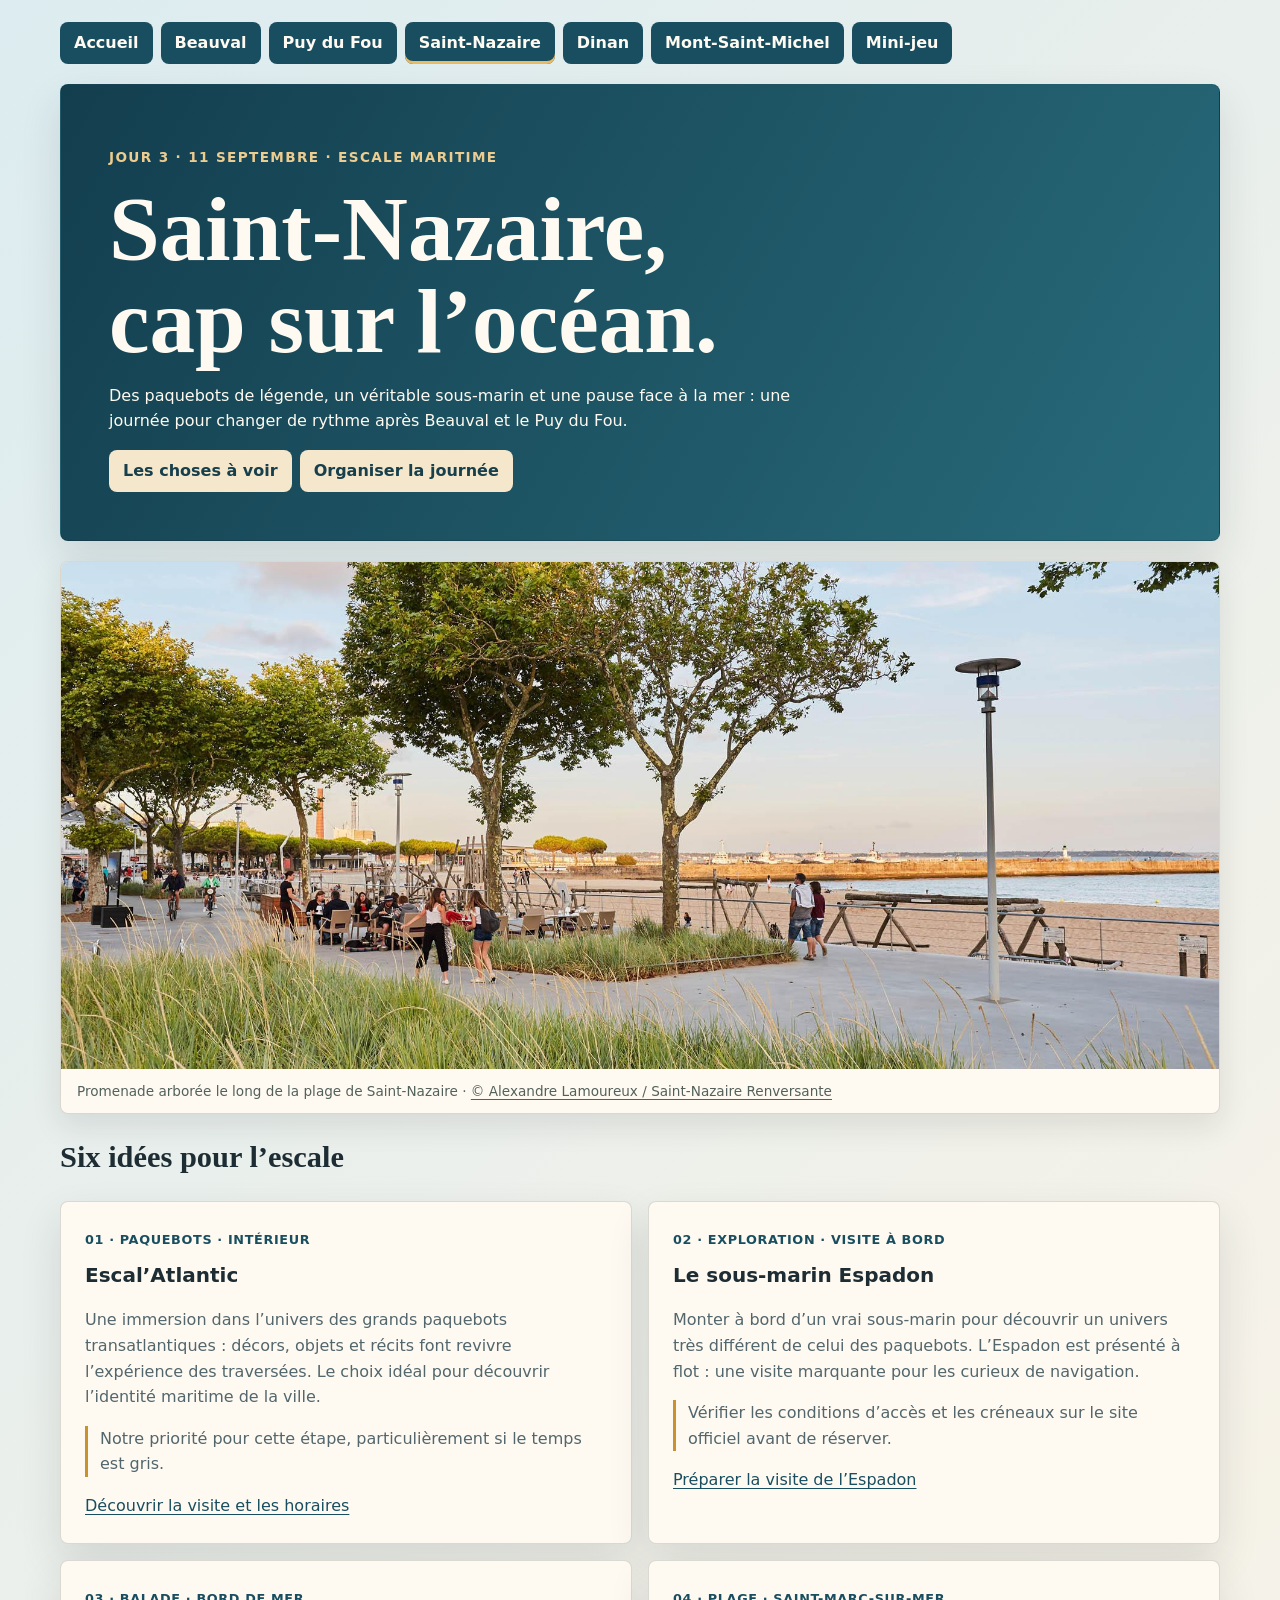
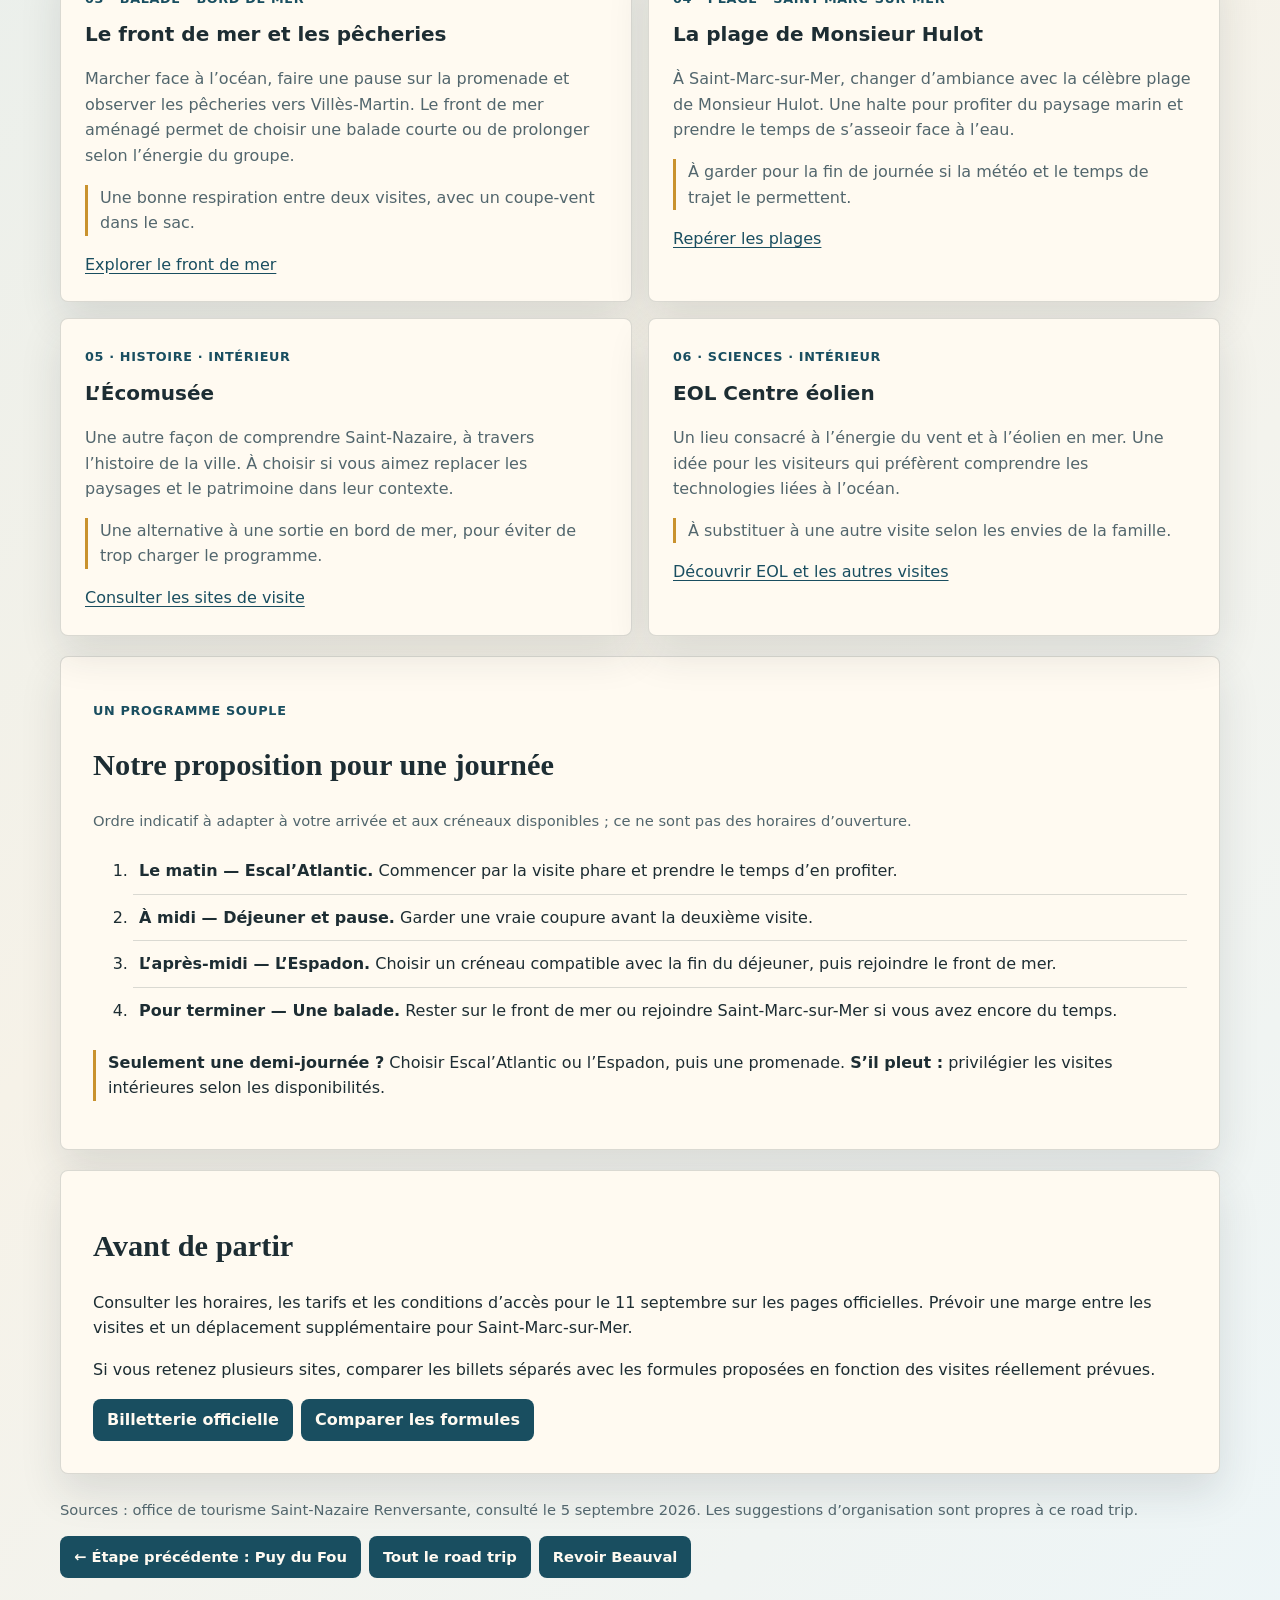
<file: Itinéraires/saint-nazaire.html>
<!doctype html>
<html lang="fr">
<head>
  <meta charset="utf-8">
  <meta name="viewport" content="width=device-width, initial-scale=1">
  <title>Saint-Nazaire en 1 jour - Les Zhu au Zoo</title>
  <meta name="description" content="Que voir à Saint-Nazaire : Escal’Atlantic, le sous-marin Espadon, le front de mer et Saint-Marc-sur-Mer. Une étape maritime pour le road trip familial.">
  <style>
    :root { --ink:#1d2d33; --muted:#52666d; --paper:#fffaf1; --blue:#194e60; --line:rgba(29,45,51,.16); --shadow:0 18px 42px rgba(29,45,51,.12); }
    * { box-sizing:border-box; }
    body { margin:0; background:linear-gradient(135deg,#dcecf0,#f6f2e8 60%,#edf5f7); color:var(--ink); font-family:ui-sans-serif,system-ui,-apple-system,"Segoe UI",sans-serif; line-height:1.6; }
    a { color:var(--blue); text-underline-offset:.2em; }
    a:focus-visible { outline:3px solid #b77516; outline-offset:4px; }
    .shell { width:min(1160px,calc(100% - 28px)); margin:auto; padding:22px 0 44px; }
    .top-nav,.buttons { display:flex; flex-wrap:wrap; gap:8px; }
    .home-link,.button { display:inline-flex; align-items:center; min-height:42px; padding:8px 14px; border-radius:8px; background:var(--blue); color:var(--paper); text-decoration:none; font-weight:800; }
    [aria-current="page"] { box-shadow:inset 0 -3px 0 #e8bb66; }
    .hero,.card,.plan,.practical { border:1px solid var(--line); border-radius:8px; background:var(--paper); box-shadow:var(--shadow); }
    .hero { margin:20px 0; padding:clamp(24px,5vw,48px); background:linear-gradient(120deg,#133e4e,#286b7b); color:var(--paper); }
    .kicker { text-transform:uppercase; letter-spacing:.1em; font-size:.85rem; font-weight:850; color:#edcc8f; }
    h1 { font-family:Georgia,serif; font-size:clamp(2.8rem,8vw,5.7rem); line-height:1; margin:16px 0; }
    .hero p { max-width:68ch; }
    .hero .button { background:#f5e7cb; color:#173f4c; }
    h2 { font-family:Georgia,serif; font-size:1.9rem; line-height:1.2; }
    h3 { margin:8px 0; font-size:1.25rem; }
    .grid { display:grid; grid-template-columns:repeat(2,minmax(0,1fr)); gap:16px; }
    .card { padding:24px; }
    .card p { color:var(--muted); }
    .tag { color:var(--blue); font-size:.8rem; font-weight:850; text-transform:uppercase; letter-spacing:.05em; }
    .tip { border-left:3px solid #c9922e; padding-left:12px; }
    .plan,.practical { padding:clamp(20px,4vw,32px); margin-top:20px; }
    .plan li { padding:10px 0 10px 6px; }
    .plan li + li { border-top:1px solid var(--line); }
    .muted,footer { color:var(--muted); font-size:.92rem; }
    footer { margin-top:24px; }
    @media(max-width:650px) { .grid { grid-template-columns:1fr; } .shell { width:calc(100% - 20px); padding-top:10px; } }
  </style>
  <link rel="stylesheet" href="photos.css">
</head>
<body>
<div class="shell">
  <nav class="top-nav" aria-label="Navigation principale" style="flex-wrap:wrap;gap:8px"><a class="home-link" href="index.html">Accueil</a>
<a class="home-link" href="beauval-grands-animaux.html">Beauval</a>
<a class="home-link" href="puy-du-fou-1-jour.html">Puy du Fou</a>
<a class="home-link" href="saint-nazaire.html" aria-current="page">Saint-Nazaire</a>
<a class="home-link" href="dinan.html">Dinan</a>
<a class="home-link" href="mont-saint-michel.html">Mont-Saint-Michel</a>
<a class="home-link" href="jeu-roadtrip.html">Mini-jeu</a></nav>
  <header class="hero">
    <p class="kicker">Jour 3 · 11 septembre · Escale maritime</p>
    <h1>Saint-Nazaire,<br>cap sur l’océan.</h1>
    <p>Des paquebots de légende, un véritable sous-marin et une pause face à la mer : une journée pour changer de rythme après Beauval et le Puy du Fou.</p>
    <div class="buttons"><a class="button" href="#visites">Les choses à voir</a><a class="button" href="#journee">Organiser la journée</a></div>
  </header>
<figure class="trip-photo"><img src="images/saint-nazaire.jpg" alt="Promenade arborée le long de la plage de Saint-Nazaire" width="1600" height="900" decoding="async"><figcaption>Promenade arborée le long de la plage de Saint-Nazaire · <a href="https://www.saint-nazaire-tourisme.com/decouvrir/decouvrir-la-mer/front-de-mer-de-saint-nazaire/">© Alexandre Lamoureux / Saint-Nazaire Renversante</a></figcaption></figure>
  <main>
    <section id="visites" aria-labelledby="visites-title">
      <h2 id="visites-title">Six idées pour l’escale</h2>
      <div class="grid">
        <article class="card">
          <span class="tag">01 · Paquebots · Intérieur</span>
          <h3>Escal’Atlantic</h3>
          <p>Une immersion dans l’univers des grands paquebots transatlantiques : décors, objets et récits font revivre l’expérience des traversées. Le choix idéal pour découvrir l’identité maritime de la ville.</p>
          <p class="tip">Notre priorité pour cette étape, particulièrement si le temps est gris.</p>
          <a href="https://www.saint-nazaire-tourisme.com/les-visites/les-sites-de-visite/escalatlantic/">Découvrir la visite et les horaires</a>
        </article>
        <article class="card">
          <span class="tag">02 · Exploration · Visite à bord</span>
          <h3>Le sous-marin Espadon</h3>
          <p>Monter à bord d’un vrai sous-marin pour découvrir un univers très différent de celui des paquebots. L’Espadon est présenté à flot : une visite marquante pour les curieux de navigation.</p>
          <p class="tip">Vérifier les conditions d’accès et les créneaux sur le site officiel avant de réserver.</p>
          <a href="https://www.saint-nazaire-tourisme.com/les-visites/les-sites-de-visite/espadon/">Préparer la visite de l’Espadon</a>
        </article>
        <article class="card">
          <span class="tag">03 · Balade · Bord de mer</span>
          <h3>Le front de mer et les pêcheries</h3>
          <p>Marcher face à l’océan, faire une pause sur la promenade et observer les pêcheries vers Villès-Martin. Le front de mer aménagé permet de choisir une balade courte ou de prolonger selon l’énergie du groupe.</p>
          <p class="tip">Une bonne respiration entre deux visites, avec un coupe-vent dans le sac.</p>
          <a href="https://www.saint-nazaire-tourisme.com/decouvrir/decouvrir-la-mer/front-de-mer-de-saint-nazaire/">Explorer le front de mer</a>
        </article>
        <article class="card">
          <span class="tag">04 · Plage · Saint-Marc-sur-Mer</span>
          <h3>La plage de Monsieur Hulot</h3>
          <p>À Saint-Marc-sur-Mer, changer d’ambiance avec la célèbre plage de Monsieur Hulot. Une halte pour profiter du paysage marin et prendre le temps de s’asseoir face à l’eau.</p>
          <p class="tip">À garder pour la fin de journée si la météo et le temps de trajet le permettent.</p>
          <a href="https://www.saint-nazaire-tourisme.com/decouvrir/decouvrir-la-mer/saint-nazaire-et-ses-plages/">Repérer les plages</a>
        </article>
        <article class="card">
          <span class="tag">05 · Histoire · Intérieur</span>
          <h3>L’Écomusée</h3>
          <p>Une autre façon de comprendre Saint-Nazaire, à travers l’histoire de la ville. À choisir si vous aimez replacer les paysages et le patrimoine dans leur contexte.</p>
          <p class="tip">Une alternative à une sortie en bord de mer, pour éviter de trop charger le programme.</p>
          <a href="https://www.saint-nazaire-tourisme.com/les-visites/">Consulter les sites de visite</a>
        </article>
        <article class="card">
          <span class="tag">06 · Sciences · Intérieur</span>
          <h3>EOL Centre éolien</h3>
          <p>Un lieu consacré à l’énergie du vent et à l’éolien en mer. Une idée pour les visiteurs qui préfèrent comprendre les technologies liées à l’océan.</p>
          <p class="tip">À substituer à une autre visite selon les envies de la famille.</p>
          <a href="https://www.saint-nazaire-tourisme.com/les-visites/">Découvrir EOL et les autres visites</a>
        </article>
      </div>
    </section>
    <section class="plan" id="journee" aria-labelledby="journee-title">
      <p class="tag">Un programme souple</p>
      <h2 id="journee-title">Notre proposition pour une journée</h2>
      <p class="muted">Ordre indicatif à adapter à votre arrivée et aux créneaux disponibles ; ce ne sont pas des horaires d’ouverture.</p>
      <ol>
        <li><strong>Le matin — Escal’Atlantic.</strong> Commencer par la visite phare et prendre le temps d’en profiter.</li>
        <li><strong>À midi — Déjeuner et pause.</strong> Garder une vraie coupure avant la deuxième visite.</li>
        <li><strong>L’après-midi — L’Espadon.</strong> Choisir un créneau compatible avec la fin du déjeuner, puis rejoindre le front de mer.</li>
        <li><strong>Pour terminer — Une balade.</strong> Rester sur le front de mer ou rejoindre Saint-Marc-sur-Mer si vous avez encore du temps.</li>
      </ol>
      <p class="tip"><strong>Seulement une demi-journée ?</strong> Choisir Escal’Atlantic ou l’Espadon, puis une promenade. <strong>S’il pleut :</strong> privilégier les visites intérieures selon les disponibilités.</p>
    </section>
    <section class="practical" aria-labelledby="practical-title">
      <h2 id="practical-title">Avant de partir</h2>
      <p>Consulter les horaires, les tarifs et les conditions d’accès pour le 11 septembre sur les pages officielles. Prévoir une marge entre les visites et un déplacement supplémentaire pour Saint-Marc-sur-Mer.</p>
      <p>Si vous retenez plusieurs sites, comparer les billets séparés avec les formules proposées en fonction des visites réellement prévues.</p>
      <div class="buttons">
        <a class="button" href="https://www.saint-nazaire-tourisme.com/rechercher/billetterie/">Billetterie officielle</a>
        <a class="button" href="https://www.saint-nazaire-tourisme.com/les-visites/les-bons-plans/">Comparer les formules</a>
      </div>
    </section>
  </main>
  <footer>
    <p>Sources : office de tourisme Saint-Nazaire Renversante, consulté le 5 septembre 2026. Les suggestions d’organisation sont propres à ce road trip.</p>
    <div class="buttons"><a class="button" href="puy-du-fou-1-jour.html">← Étape précédente : Puy du Fou</a><a class="button" href="index.html">Tout le road trip</a><a class="button" href="beauval-grands-animaux.html">Revoir Beauval</a></div>
  </footer>
</div>
</body>
</html>
</file>
<file: Itinéraires/photos.css>
/* Photos du carnet de voyage */
.trip-photos { margin:24px 0; }
.trip-photos h2 { font-family:Georgia,serif; font-size:1.7rem; margin:0 0 16px; }
.trip-gallery { display:grid; grid-template-columns:repeat(3,minmax(0,1fr)); gap:16px; }
.trip-photo { min-width:0; margin:0 0 20px; overflow:hidden; border:1px solid rgba(29,33,27,.16); border-radius:8px; background:#fffaf1; box-shadow:0 12px 30px rgba(29,33,27,.1); }
.trip-photo img { display:block; width:100%; height:auto; aspect-ratio: 16 / 7; object-fit:cover; }
.trip-photo figcaption { padding:12px 16px; color:#52615b; font-size:.85rem; line-height:1.5; }
.trip-photo figcaption a { color:inherit; }
.trip-photo figcaption strong { display:block; font-size:1.1rem; color:#243e35; }
.trip-gallery .trip-photo { margin:0; }
.trip-gallery img { aspect-ratio: 3 / 2; }
.trip-gallery a:focus-visible { outline:3px solid #c9922e; outline-offset:-3px; }
@media(max-width:800px) { .trip-gallery { grid-template-columns:repeat(2,minmax(0,1fr)); } }
@media(max-width:520px) { .trip-gallery { grid-template-columns:1fr; } .trip-photo img { aspect-ratio:4 / 3; } }
</file>
